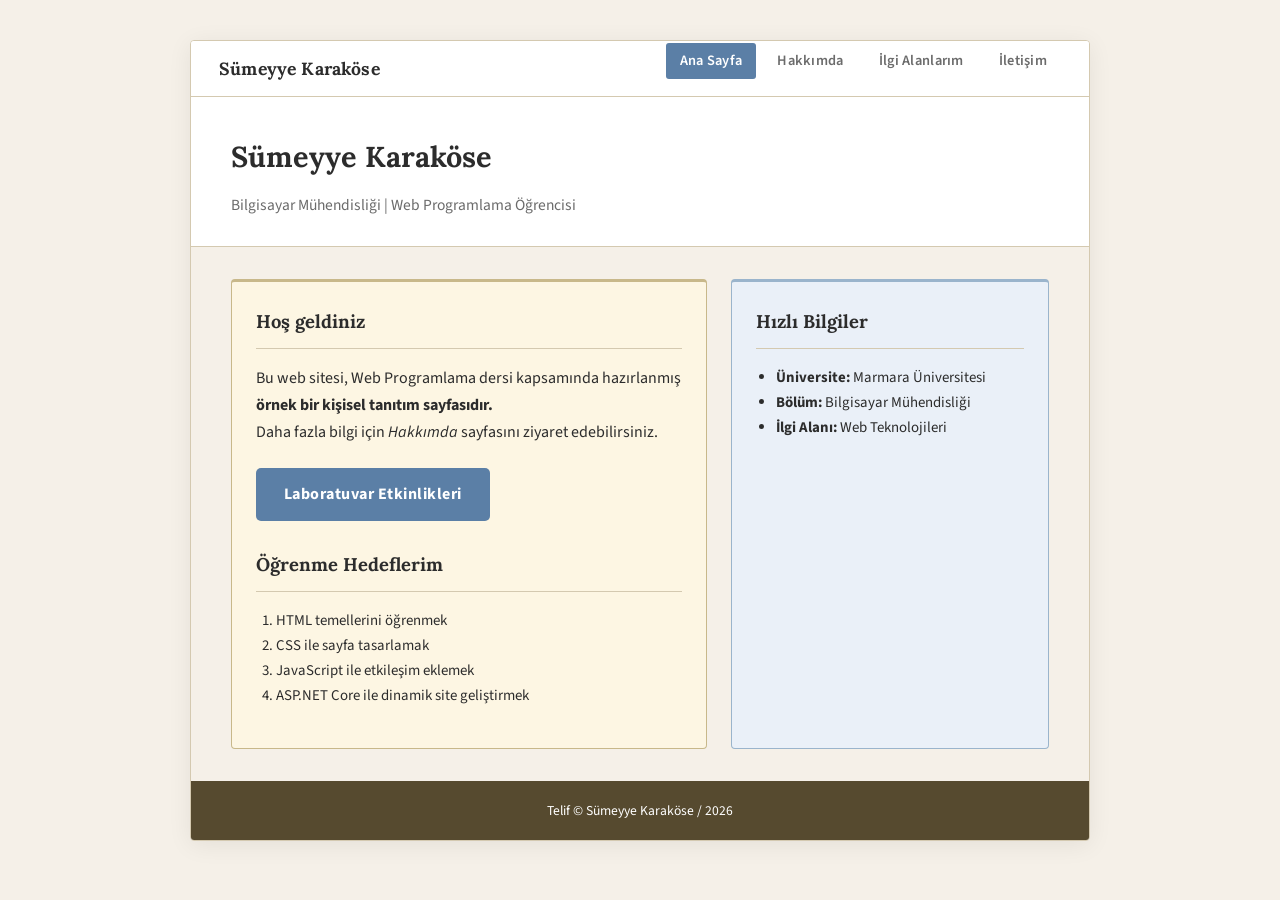
<file: index.html>
<!DOCTYPE html>
<html lang="tr">
<head>
  <meta charset="UTF-8">
  <meta name="viewport" content="width=device-width, initial-scale=1.0">
  <title>Sümeyye Karaköse | Ana Sayfa</title>
  <link rel="stylesheet" href="style.css">
  <style>
    .btn-lab {
      display: inline-block;
      margin-top: 22px;
      padding: 11px 26px;
      background-color: var(--accent);
      color: var(--white) !important;
      font-family: 'Source Sans 3', sans-serif;
      font-size: 1rem;
      font-weight: 700;
      letter-spacing: 0.03em;
      text-decoration: none;
      border-radius: 5px;
      border: 2px solid transparent;
      transition: background-color 0.25s, border-color 0.25s, transform 0.1s;
      cursor: pointer;
    }
    .btn-lab:hover {
      background-color: var(--accent-dk);
      color: var(--white) !important;
      border-color: var(--accent);
      text-decoration: none;
    }
    .btn-lab:active { transform: scale(0.97); }
  </style>
</head>
<body>
<div class="wrapper">

  <nav>
    <span class="nav-brand">Sümeyye Karaköse</span>
    <ul>
      <li><a href="index.html" class="active">Ana Sayfa</a></li>
      <li><a href="about.html">Hakkımda</a></li>
      <li><a href="interests.html">İlgi Alanlarım</a></li>
      <li><a href="contact.html">İletişim</a></li>
    </ul>
  </nav>

  <header>
    <h1>Sümeyye Karaköse</h1>
    <p>Bilgisayar Mühendisliği | Web Programlama Öğrencisi</p>
  </header>

  <main>
    <div class="content">

      <h2>Hoş geldiniz</h2>
      <p>
        Bu web sitesi, Web Programlama dersi kapsamında hazırlanmış
        <strong>örnek bir kişisel tanıtım sayfasıdır.</strong><br>
        Daha fazla bilgi için <i>Hakkımda</i> sayfasını ziyaret edebilirsiniz.
      </p>

      <a href="lab.html" class="btn-lab">Laboratuvar Etkinlikleri</a>

      <h2 style="margin-top: 28px;">Öğrenme Hedeflerim</h2>
      <ol>
        <li>HTML temellerini öğrenmek</li>
        <li>CSS ile sayfa tasarlamak</li>
        <li>JavaScript ile etkileşim eklemek</li>
        <li>ASP.NET Core ile dinamik site geliştirmek</li>
      </ol>

    </div>

    <div class="sidebar">
      <h2>Hızlı Bilgiler</h2>
      <ul>
        <li><strong>Üniversite:</strong> Marmara Üniversitesi</li>
        <li><strong>Bölüm:</strong> Bilgisayar Mühendisliği</li>
        <li><strong>İlgi Alanı:</strong> Web Teknolojileri</li>
      </ul>
    </div>
  </main>

  <footer>
    Telif &copy; Sümeyye Karaköse / 2026
  </footer>

</div>
</body>
</html>
</file>
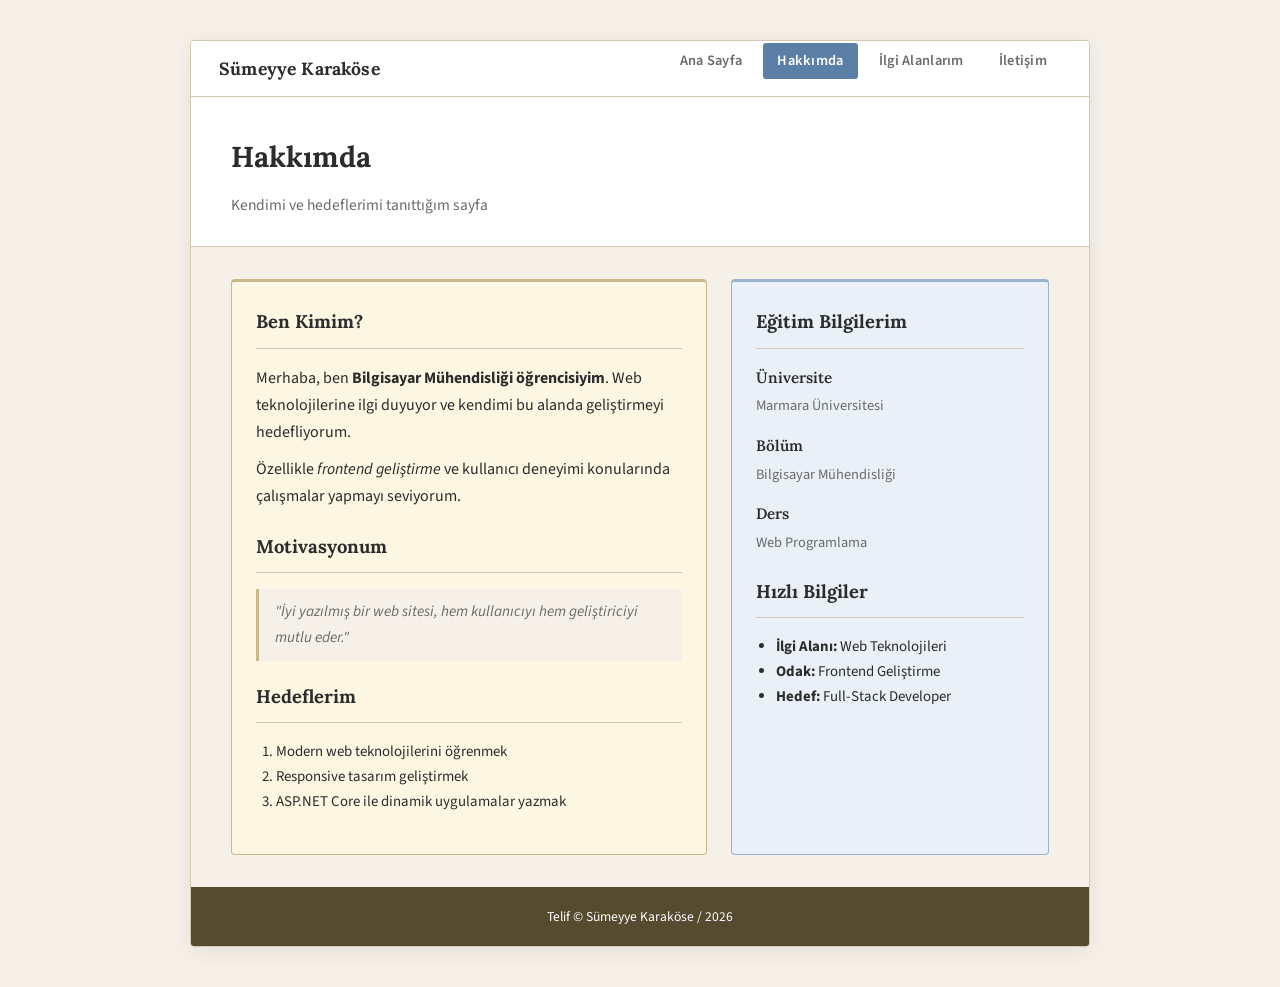
<file: about.html>
<!DOCTYPE html>
<html lang="tr">
<head>
  <meta charset="UTF-8">
  <meta name="viewport" content="width=device-width, initial-scale=1.0">
  <title>Sümeyye Karaköse | Hakkımda</title>
  <link rel="stylesheet" href="style.css">
</head>
<body>
<div class="wrapper">

  <nav>
    <span class="nav-brand">Sümeyye Karaköse</span>
    <ul>
      <li><a href="index.html">Ana Sayfa</a></li>
      <li><a href="about.html" class="active">Hakkımda</a></li>
      <li><a href="interests.html">İlgi Alanlarım</a></li>
      <li><a href="contact.html">İletişim</a></li>
    </ul>
  </nav>

  <header>
    <h1>Hakkımda</h1>
    <p>Kendimi ve hedeflerimi tanıttığım sayfa</p>
  </header>

  <main>
    <div class="content">

      <h2>Ben Kimim?</h2>
      <p>Merhaba, ben <strong>Bilgisayar Mühendisliği öğrencisiyim</strong>. Web teknolojilerine ilgi duyuyor ve kendimi bu alanda geliştirmeyi hedefliyorum.</p>
      <p style="margin-top: 10px;">Özellikle <em>frontend geliştirme</em> ve kullanıcı deneyimi konularında çalışmalar yapmayı seviyorum.</p>

      <h2 style="margin-top: 20px;">Motivasyonum</h2>
      <blockquote style="
        border-left: 3px solid var(--left-border);
        margin: 12px 0;
        padding: 10px 16px;
        background: var(--cream);
        border-radius: 0 4px 4px 0;
        color: var(--muted);
        font-style: italic;
        font-size: 0.95rem;
      ">
        "İyi yazılmış bir web sitesi, hem kullanıcıyı hem geliştiriciyi mutlu eder."
      </blockquote>

      <h2 style="margin-top: 20px;">Hedeflerim</h2>
      <ol>
        <li>Modern web teknolojilerini öğrenmek</li>
        <li>Responsive tasarım geliştirmek</li>
        <li>ASP.NET Core ile dinamik uygulamalar yazmak</li>
      </ol>

    </div>

    <div class="sidebar">

      <h2>Eğitim Bilgilerim</h2>
      <h3>Üniversite</h3>
      <p>Marmara Üniversitesi</p>
      <h3>Bölüm</h3>
      <p>Bilgisayar Mühendisliği</p>
      <h3>Ders</h3>
      <p>Web Programlama</p>

      <h2 style="margin-top: 20px;">Hızlı Bilgiler</h2>
      <ul>
        <li><strong>İlgi Alanı:</strong> Web Teknolojileri</li>
        <li><strong>Odak:</strong> Frontend Geliştirme</li>
        <li><strong>Hedef:</strong> Full-Stack Developer</li>
      </ul>

    </div>
  </main>

  <footer>
    Telif &copy; Sümeyye Karaköse / 2026</span>
  </footer>

</div>
</body>
</html>
</file>
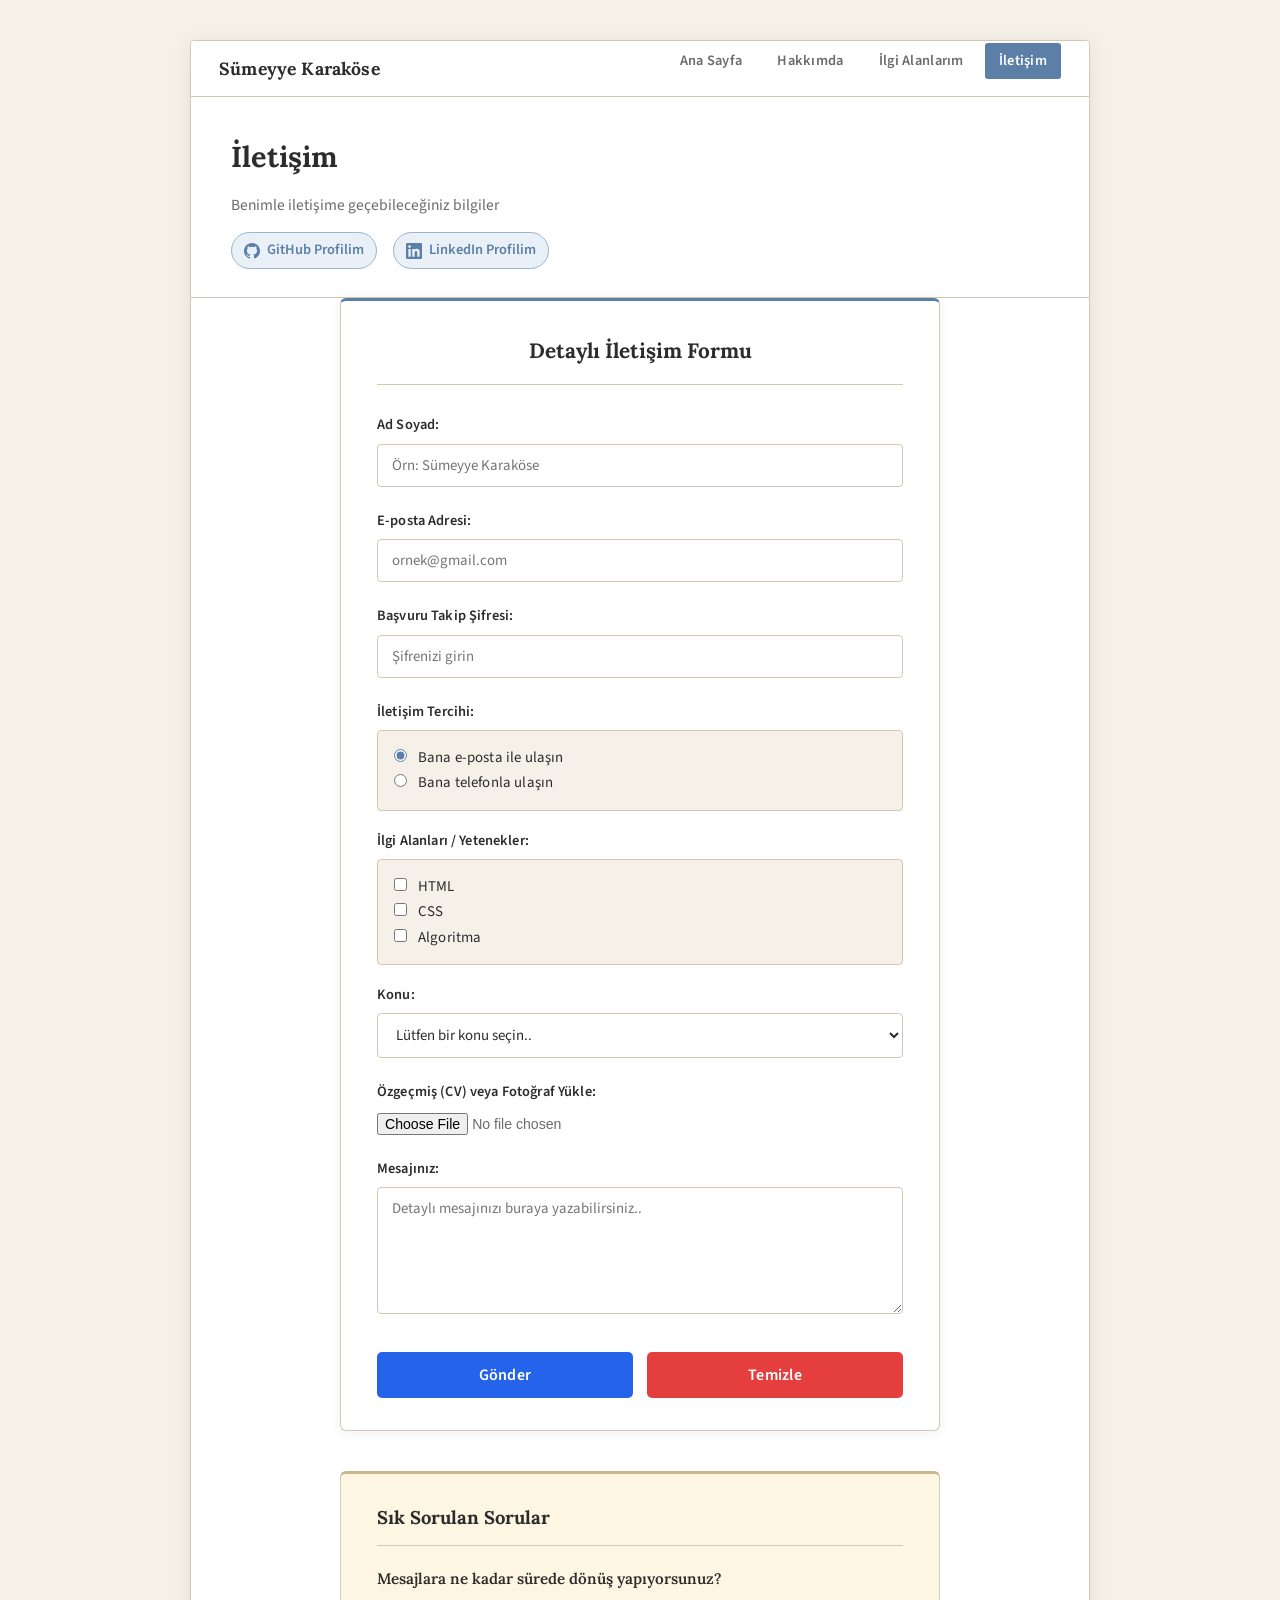
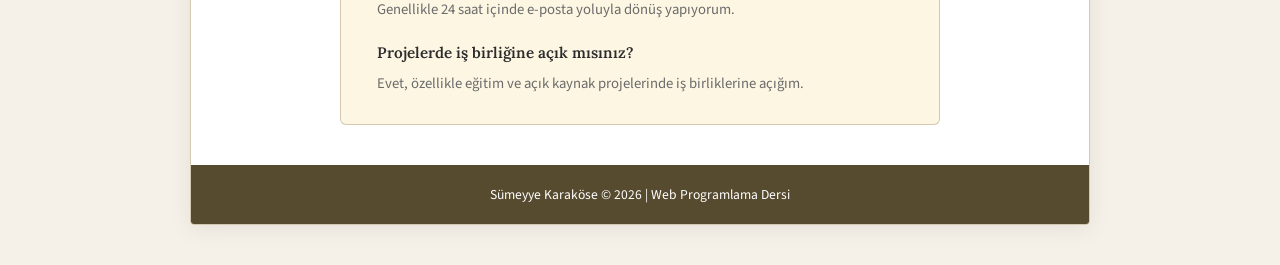
<file: contact.html>
<!DOCTYPE html>
<html lang="tr">
<head>
    <meta charset="UTF-8">
    <title>İletişim</title>
    <link rel="stylesheet" href="style.css">
</head>
<body>

<div class="wrapper">

    <nav>
        <span class="nav-brand">Sümeyye Karaköse</span>
        <ul>
            <li><a href="index.html">Ana Sayfa</a></li>
            <li><a href="about.html">Hakkımda</a></li>
            <li><a href="interests.html">İlgi Alanlarım</a></li>
            <li><a href="contact.html" class="active">İletişim</a></li>
        </ul>
    </nav>

    <header>
        <h1>İletişim</h1>
        <p>Benimle iletişime geçebileceğiniz bilgiler</p>
        <div class="header-links">
            <a href="https://github.com/sumeyyekarakosee" target="_blank" class="header-profile-link">
                <svg xmlns="http://www.w3.org/2000/svg" width="16" height="16" viewBox="0 0 24 24" fill="currentColor"><path d="M12 0C5.374 0 0 5.373 0 12c0 5.302 3.438 9.8 8.207 11.387.599.111.793-.261.793-.577v-2.234c-3.338.726-4.033-1.416-4.033-1.416-.546-1.387-1.333-1.756-1.333-1.756-1.089-.745.083-.729.083-.729 1.205.084 1.839 1.237 1.839 1.237 1.07 1.834 2.807 1.304 3.492.997.107-.775.418-1.305.762-1.604-2.665-.305-5.467-1.334-5.467-5.931 0-1.311.469-2.381 1.236-3.221-.124-.303-.535-1.524.117-3.176 0 0 1.008-.322 3.301 1.23A11.509 11.509 0 0 1 12 5.803c1.02.005 2.047.138 3.006.404 2.291-1.552 3.297-1.23 3.297-1.23.653 1.653.242 2.874.118 3.176.77.84 1.235 1.911 1.235 3.221 0 4.609-2.807 5.624-5.479 5.921.43.372.823 1.102.823 2.222v3.293c0 .319.192.694.801.576C20.566 21.797 24 17.3 24 12c0-6.627-5.373-12-12-12z"/></svg>
                GitHub Profilim
            </a>
            <a href="https://www.linkedin.com/in/s%C3%BCmeyye-karak%C3%B6se-54013b3aa/" target="_blank" class="header-profile-link">
                <svg xmlns="http://www.w3.org/2000/svg" width="16" height="16" viewBox="0 0 24 24" fill="currentColor"><path d="M20.447 20.452h-3.554v-5.569c0-1.328-.027-3.037-1.852-3.037-1.853 0-2.136 1.445-2.136 2.939v5.667H9.351V9h3.414v1.561h.046c.477-.9 1.637-1.85 3.37-1.85 3.601 0 4.267 2.37 4.267 5.455v6.286zM5.337 7.433a2.062 2.062 0 0 1-2.063-2.065 2.064 2.064 0 1 1 2.063 2.065zm1.782 13.019H3.555V9h3.564v11.452zM22.225 0H1.771C.792 0 0 .774 0 1.729v20.542C0 23.227.792 24 1.771 24h20.451C23.2 24 24 23.227 24 22.271V1.729C24 .774 23.2 0 22.222 0h.003z"/></svg>
                LinkedIn Profilim
            </a>
        </div>
    </header>

    <!-- Detaylı İletişim Formu -->
    <div class="contact-container">
        <h2>Detaylı İletişim Formu</h2>

        <form id="contactForm">
            <label for="adSoyad">Ad Soyad:</label>
            <input type="text" id="adSoyad" name="adSoyad" placeholder="Örn: Sümeyye Karaköse" required>

            <label for="eposta">E-posta Adresi:</label>
            <input type="email" id="eposta" name="eposta" placeholder="ornek@gmail.com" required>

            <label for="sifre">Başvuru Takip Şifresi:</label>
            <input type="password" id="sifre" name="sifre" placeholder="Şifrenizi girin">

            <label>İletişim Tercihi:</label>
            <div class="radio-group">
                <input type="radio" id="tercihEposta" name="iletisimTercihi" value="eposta" checked>
                <label for="tercihEposta" class="inline-label">Bana e-posta ile ulaşın</label><br>
                <input type="radio" id="tercihTelefon" name="iletisimTercihi" value="telefon">
                <label for="tercihTelefon" class="inline-label">Bana telefonla ulaşın</label>
            </div>

            <label>İlgi Alanları / Yetenekler:</label>
            <div class="checkbox-group">
                <input type="checkbox" id="yetenekHtml" name="yetenekler" value="HTML">
                <label for="yetenekHtml" class="inline-label">HTML</label><br>
                <input type="checkbox" id="yetenekCss" name="yetenekler" value="CSS">
                <label for="yetenekCss" class="inline-label">CSS</label><br>
                <input type="checkbox" id="yetenekAlgoritma" name="yetenekler" value="Algoritma">
                <label for="yetenekAlgoritma" class="inline-label">Algoritma</label>
            </div>

            <label for="konu">Konu:</label>
            <select id="konu" name="konu" required>
                <option value="" disabled selected>Lütfen bir konu seçin..</option>
                <option value="is_teklifi">İş Teklifi</option>
                <option value="soru">Soru</option>
                <option value="geri_bildirim">Geri Bildirim</option>
            </select>

            <label for="dosya">Özgeçmiş (CV) veya Fotoğraf Yükle:</label>
            <input type="file" id="dosya" name="dosya">

            <label for="mesaj">Mesajınız:</label>
            <textarea id="mesaj" name="mesaj" rows="5" placeholder="Detaylı mesajınızı buraya yazabilirsiniz.." required></textarea>

            <div id="successMsg" class="success-msg" style="display:none;">
                Mesajınız başarıyla gönderildi! En kısa sürede dönüş yapacağım.
            </div>

            <div class="button-group">
                <button type="submit" class="btn-submit">Gönder</button>
                <button type="reset" class="btn-reset">Temizle</button>
            </div>
        </form>
    </div>

    <!-- Sık Sorulan Sorular -->
    <div class="faq-container">
        <h2>Sık Sorulan Sorular</h2>
        <div class="faq-item">
            <h3>Mesajlara ne kadar sürede dönüş yapıyorsunuz?</h3>
            <p>Genellikle 24 saat içinde e-posta yoluyla dönüş yapıyorum.</p>
        </div>
        <div class="faq-item">
            <h3>Projelerde iş birliğine açık mısınız?</h3>
            <p>Evet, özellikle eğitim ve açık kaynak projelerinde iş birliklerine açığım.</p>
        </div>
    </div>

    <footer>
        Sümeyye Karaköse &copy; 2026 | Web Programlama Dersi
    </footer>

</div>

<script>
    document.getElementById('contactForm').addEventListener('submit', function(e) {
        e.preventDefault();

        const adSoyad = document.getElementById('adSoyad').value.trim();
        const eposta  = document.getElementById('eposta').value.trim();
        const konu    = document.getElementById('konu').value;
        const mesaj   = document.getElementById('mesaj').value.trim();
        const tercih  = document.querySelector('input[name="iletisimTercihi"]:checked').value;

        const konuMetin = {
            is_teklifi: 'İş Teklifi',
            soru: 'Soru',
            geri_bildirim: 'Geri Bildirim'
        }[konu] || konu;

        if (tercih === 'eposta') {
            const mailtoLink = 'mailto:sumeyyekarakose252@gmail.com'
                + '?subject=' + encodeURIComponent('[İletişim Formu] ' + konuMetin + ' - ' + adSoyad)
                + '&body='    + encodeURIComponent(
                    'Gönderen: ' + adSoyad + '\n'
                  + 'E-posta: '  + eposta  + '\n'
                  + 'Konu: '     + konuMetin + '\n\n'
                  + 'Mesaj:\n'   + mesaj
                );
            window.location.href = mailtoLink;
        }

        const successMsg = document.getElementById('successMsg');
        successMsg.style.display = 'block';
        successMsg.scrollIntoView({ behavior: 'smooth', block: 'center' });

        setTimeout(function() {
            document.getElementById('contactForm').reset();
            successMsg.style.display = 'none';
        }, 4000);
    });
</script>

</body>
</html>
</file>
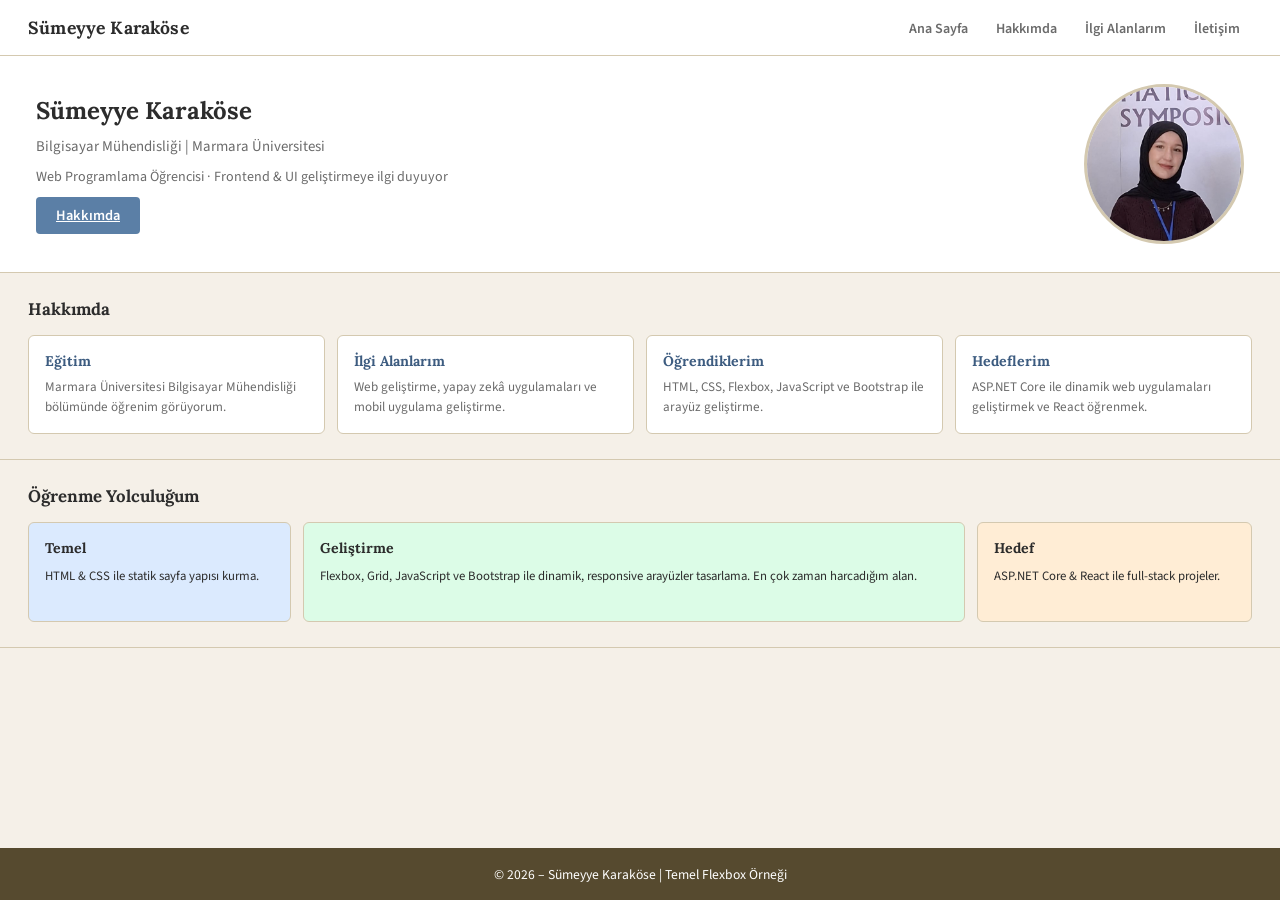
<file: flexbox.html>
<!DOCTYPE html>
<html lang="tr">
<head>
  <meta charset="UTF-8" />
  <meta name="viewport" content="width=device-width, initial-scale=1.0" />
  <title>Flexbox Ödevi – 27Mar26</title>
  <link rel="preconnect" href="https://fonts.googleapis.com" />
  <link rel="preconnect" href="https://fonts.gstatic.com" crossorigin />
  <link href="https://fonts.googleapis.com/css2?family=Lora:wght@400;600;700&family=Source+Sans+3:wght@300;400;600&display=swap" rel="stylesheet" />
  <style>
    *, *::before, *::after { box-sizing: border-box; margin: 0; padding: 0; }

    :root {
      --cream:        #f5f0e8;
      --white:        #ffffff;
      --sand:         #e8dfc8;
      --accent:       #5b7fa6;
      --accent-dk:    #3d5c80;
      --text:         #2c2c2c;
      --muted:        #6b6b6b;
      --border:       #d4c9b0;
      --footer-bg:    #564a2f;
      --box1-bg:      #dbeafe;
      --box2-bg:      #dcfce7;
      --box3-bg:      #ffedd5;
    }

    .wrapper {
      display: flex;
      flex-direction: column;
      min-height: 100vh;
      font-family: 'Source Sans 3', sans-serif;
      color: var(--text);
      background: var(--cream);
    }

    nav {
      display: flex;
      justify-content: space-between;
      align-items: center;
      height: 56px;
      width: 100%;
      padding: 0 28px;
      background: var(--white);
      border-bottom: 1px solid var(--border);
      flex-shrink: 0;
    }

    .nav-brand {
      font-family: 'Lora', serif;
      font-size: 1.1rem;
      font-weight: 700;
      letter-spacing: 0.01em;
    }

    nav ul { list-style: none; display: flex; gap: 4px; }
    nav a {
      text-decoration: none;
      color: var(--muted);
      font-size: 0.88rem;
      font-weight: 600;
      padding: 5px 12px;
      border-radius: 3px;
      transition: color .2s, background .2s;
    }
    nav a:hover { color: var(--accent); background: #eaf0f8; }

    /* ── HERO ── */
    .hero {
      display: flex;
      flex-direction: row;
      justify-content: space-between;
      align-items: center;
      padding: 28px 36px;
      background: var(--white);
      border-bottom: 1px solid var(--border);
      gap: 32px;
      flex-shrink: 0;
    }

    .hero-text {
      display: flex;
      flex-direction: column;
      justify-content: center;
      gap: 10px;
      flex: 1;
    }

    .hero-text h1 {
      font-family: 'Lora', serif;
      font-size: 1.5rem;
      font-weight: 700;
    }

    .hero-text p { font-size: 0.93rem; color: var(--muted); }

    .hero-btn {
      display: inline-block;
      background: var(--accent);
      color: var(--white);
      border: none;
      padding: 8px 20px;
      border-radius: 4px;
      font-size: 0.9rem;
      font-weight: 600;
      cursor: pointer;
      align-self: flex-start;
      transition: background .2s;
    }
    .hero-btn:hover { background: var(--accent-dk); }

    /* Fotoğraf küçültüldü */
    .hero-image {
      width: 160px;
      height: 160px;
      border-radius: 50%;
      border: 3px solid var(--border);
      object-fit: cover;
      flex-shrink: 0;
    }

    /* ── SECTIONS ── */
    .section {
      padding: 25px 28px;
      background: var(--cream);
      border-bottom: 1px solid var(--border);
      flex-shrink: 0;
    }

    .section-header {
      display: flex;
      justify-content: space-between;
      align-items: center;
      margin-bottom: 15px;
    }

    .section-title {
      font-family: 'Lora', serif;
      font-size: 1.05rem;
      font-weight: 700;
    }

    /* ── KARTLAR ── */
    .cards {
      display: flex;
      flex-wrap: wrap;
      gap: 12px;
    }

    .card {
      flex: 1 1 180px;
      background: var(--white);
      border: 1px solid var(--border);
      border-radius: 6px;
      padding: 16px;
      display: flex;
      flex-direction: column;
      gap: 8px;
    }

    .card h3 {
      font-family: 'Lora', serif;
      font-size: 0.88rem;
      font-weight: 700;
      color: var(--accent-dk);
    }
    .card p { font-size: 0.82rem; color: var(--muted); line-height: 1.5; }

    /* ── FLEX GROW KUTULAR ── */
    .flex-grow-boxes {
      display: flex;
      gap: 12px;
      align-items: stretch;
      min-height: 100px;
    }

    .fbox {
      display: flex;
      flex-direction: column;
      gap: 6px;
      padding: 16px;
      border-radius: 6px;
      border: 1px solid var(--border);
    }

    .fbox h4 {
      font-family: 'Lora', serif;
      font-size: 0.88rem;
      font-weight: 700;
    }
    .fbox span { font-size: 0.8rem; color: var(--muted); }
    .fbox p   { font-size: 0.8rem; color: var(--text); margin-top: 4px; line-height: 1.5; }

    .grow-1 { flex-grow: 1; background: var(--box1-bg); }
    .grow-2 { flex-grow: 2; background: var(--box2-bg); }
    .grow-3 { flex-grow: 1; background: var(--box3-bg); }

    /* ── FOOTER ── */
    footer {
      display: flex;
      justify-content: center;
      align-items: center;
      height: 52px;
      background: var(--footer-bg);
      color: #ffffff;
      font-size: 0.85rem;
      flex-shrink: 0;
      margin-top: auto;
    }
  </style>
</head>
<body>

<div class="wrapper">

  <nav>
    <span class="nav-brand">Sümeyye Karaköse</span>
    <ul>
      <li><a href="index.html">Ana Sayfa</a></li>
      <li><a href="about.html">Hakkımda</a></li>
      <li><a href="interests.html">İlgi Alanlarım</a></li>
      <li><a href="contact.html">İletişim</a></li>
    </ul>
  </nav>

  <div class="hero">
    <div class="hero-text">
      <h1>Sümeyye Karaköse</h1>
      <p>Bilgisayar Mühendisliği | Marmara Üniversitesi</p>
      <p style="font-size:0.88rem; color: var(--muted);">Web Programlama Öğrencisi · Frontend & UI geliştirmeye ilgi duyuyor</p>
      <a href="about.html" class="hero-btn">Hakkımda</a>
    </div>
    <img src="WhatsApp Image 2026-03-16 at 21.40.04.jpeg" alt="Sümeyye Karaköse" class="hero-image" />
  </div>

  <!-- KARTLAR -->
  <div class="section">
    <div class="section-header">
      <span class="section-title">Hakkımda</span>
    </div>
    <div class="cards">
      <div class="card">
        <h3>Eğitim</h3>
        <p>Marmara Üniversitesi Bilgisayar Mühendisliği bölümünde öğrenim görüyorum.</p>
      </div>
      <div class="card">
        <h3>İlgi Alanlarım</h3>
        <p>Web geliştirme, yapay zekâ uygulamaları ve mobil uygulama geliştirme.</p>
      </div>
      <div class="card">
        <h3>Öğrendiklerim</h3>
        <p>HTML, CSS, Flexbox, JavaScript ve Bootstrap ile arayüz geliştirme.</p>
      </div>
      <div class="card">
        <h3>Hedeflerim</h3>
        <p>ASP.NET Core ile dinamik web uygulamaları geliştirmek ve React öğrenmek.</p>
      </div>
    </div>
  </div>

  <!-- FLEX GROW KUTULAR -->
  <div class="section">
    <div class="section-header">
      <span class="section-title">Öğrenme Yolculuğum</span>
    </div>
    <div class="flex-grow-boxes">
      <div class="fbox grow-1">
        <h4>Temel</h4>
        <p>HTML & CSS ile statik sayfa yapısı kurma.</p>
      </div>
      <div class="fbox grow-2">
        <h4>Geliştirme</h4>
        <p>Flexbox, Grid, JavaScript ve Bootstrap ile dinamik, responsive arayüzler tasarlama. En çok zaman harcadığım alan.</p>
      </div>
      <div class="fbox grow-3">
        <h4>Hedef</h4>
        <p>ASP.NET Core & React ile full-stack projeler.</p>
      </div>
    </div>
  </div>

  <footer>© 2026 – Sümeyye Karaköse | Temel Flexbox Örneği</footer>

</div>
</body>
</html>
</file>
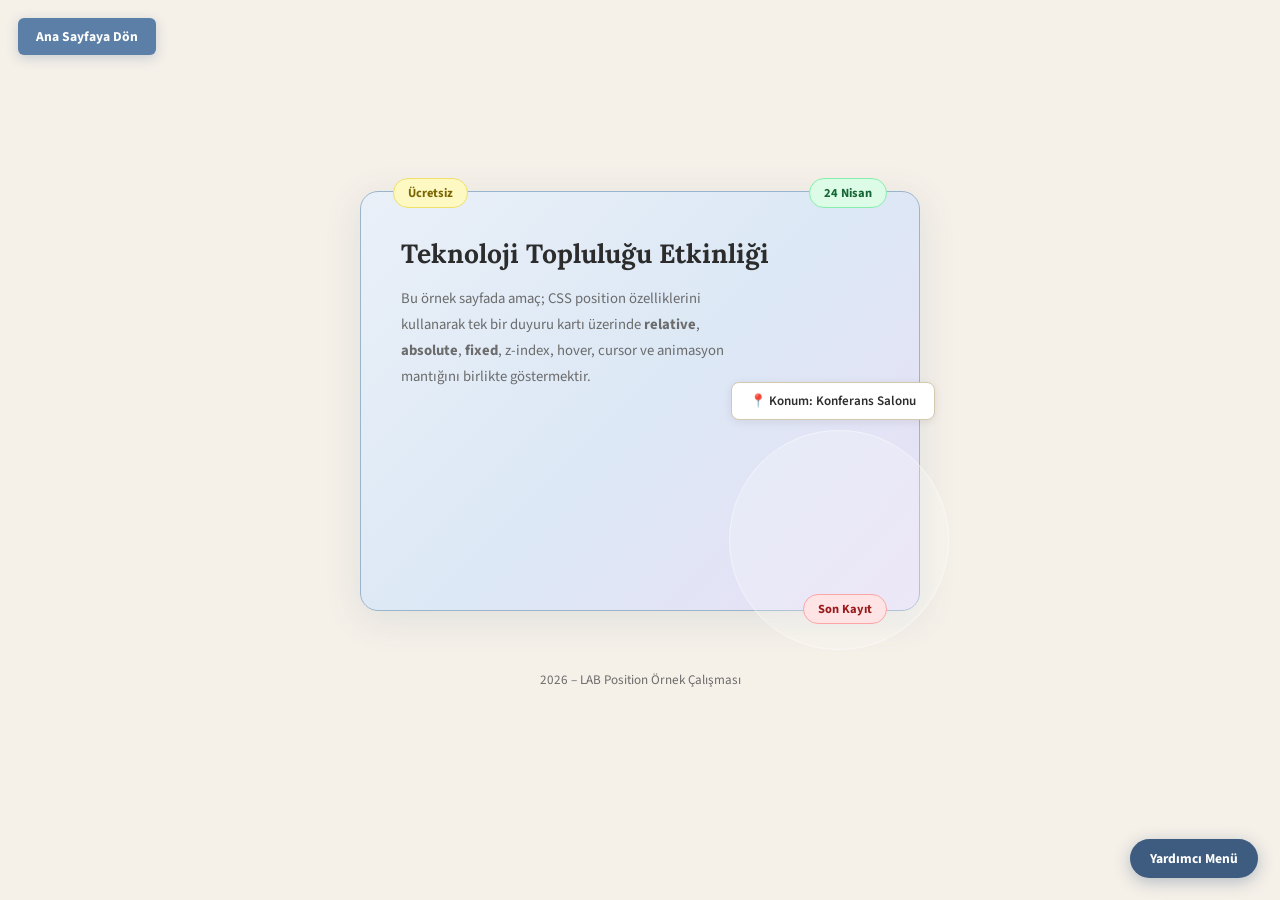
<file: hafta5.html>
<!DOCTYPE html>
<html lang="tr">
<head>
  <meta charset="UTF-8" />
  <meta name="viewport" content="width=device-width, initial-scale=1.0" />
  <title>Hafta 5 – CSS Position | Sümeyye Karaköse</title>
  <link rel="preconnect" href="https://fonts.googleapis.com" />
  <link rel="preconnect" href="https://fonts.gstatic.com" crossorigin />
  <link href="https://fonts.googleapis.com/css2?family=Lora:wght@400;600;700&family=Source+Sans+3:wght@300;400;600&display=swap" rel="stylesheet" />
  <style>
    *, *::before, *::after { box-sizing: border-box; margin: 0; padding: 0; }

    :root {
      --cream:      #f5f0e8;
      --white:      #ffffff;
      --accent:     #5b7fa6;
      --accent-dk:  #3d5c80;
      --text:       #2c2c2c;
      --muted:      #6b6b6b;
      --border:     #d4c9b0;
      --left-bg:    #fdf6e3;
      --right-bg:   #eaf0f8;
      --left-border:#c8b88a;
      --right-border:#9ab4cc;
      --footer-bg:  #2c2c2c;
    }

    /* ── PAGE ── */
    html { scroll-behavior: smooth; }

    body {
      font-family: 'Source Sans 3', sans-serif;
      background: var(--cream);
      color: var(--text);
      min-height: 100vh;
      display: flex;
      flex-direction: column;
      align-items: center;
      justify-content: center;
      padding: 60px 20px 80px;
    }

    /* ── FIXED: Ana Sayfaya Dön (sol üst) ── */
    .btn-fixed-back {
      position: fixed;        /* position: fixed */
      top: 18px;
      left: 18px;
      z-index: 1000;
      background: var(--accent);
      color: var(--white);
      font-family: 'Source Sans 3', sans-serif;
      font-size: 0.85rem;
      font-weight: 700;
      padding: 9px 18px;
      border-radius: 6px;
      text-decoration: none;
      box-shadow: 0 3px 12px rgba(91,127,166,0.30);
      transition: background 0.25s, transform 0.15s;
      cursor: pointer;        /* hover: cursor değişiyor (1) */
    }
    .btn-fixed-back:hover {
      background: var(--accent-dk);
      transform: translateY(-2px);
    }
    .btn-fixed-back:active { transform: scale(0.96); }

    /* ── FIXED: Yardımcı Menü (sağ alt) ── */
    .btn-fixed-helper {
      position: fixed;        /* position: fixed */
      bottom: 22px;
      right: 22px;
      z-index: 1000;
      background: var(--accent-dk);
      color: var(--white);
      font-family: 'Source Sans 3', sans-serif;
      font-size: 0.85rem;
      font-weight: 700;
      padding: 10px 20px;
      border-radius: 24px;
      box-shadow: 0 4px 16px rgba(61,92,128,0.35);
      cursor: help;           /* hover: cursor değişiyor (2) */
      transition: background 0.25s, box-shadow 0.25s, transform 0.15s;
      /* @keyframes animasyon */
      animation: pulse 2.8s ease-in-out infinite;
    }
    .btn-fixed-helper:hover {
      background: var(--accent);
      box-shadow: 0 6px 20px rgba(91,127,166,0.45);
      transform: scale(1.05);
      animation-play-state: paused;
    }

    @keyframes pulse {
      0%, 100% { box-shadow: 0 4px 16px rgba(61,92,128,0.35); }
      50%       { box-shadow: 0 4px 28px rgba(61,92,128,0.65); }
    }

    /* ── KART ALANI (position: relative) ── */
    .card-wrapper {
      position: relative;     /* position: relative – kapsayıcı */
      width: 100%;
      max-width: 560px;
      min-height: 420px;
      background: linear-gradient(135deg, var(--right-bg) 0%, #dce8f5 50%, #e8e0f5 100%);
      border: 1px solid var(--right-border);
      border-radius: 18px;
      padding: 44px 40px 52px;
      box-shadow: 0 8px 36px rgba(91,127,166,0.14);
      overflow: visible;
    }

    /* Dekoratif daire (z-index örneği) */
    .deco-circle {
      position: absolute;     /* position: absolute (dekor) */
      bottom: -40px;
      right: -30px;
      width: 220px;
      height: 220px;
      border-radius: 50%;
      background: rgba(255,255,255,0.22);
      border: 1px solid rgba(255,255,255,0.4);
      z-index: 0;             /* z-index: arka planda */
      pointer-events: none;
    }

    /* İçerik z-index'i daire önünde */
    .card-content {
      position: relative;
      z-index: 1;             /* z-index: içerik önde */
    }

    .card-content h1 {
      font-family: 'Lora', serif;
      font-size: 1.65rem;
      font-weight: 700;
      color: var(--text);
      margin-bottom: 16px;
      line-height: 1.3;
    }

    .card-content p {
      font-size: 0.92rem;
      color: var(--muted);
      line-height: 1.75;
      max-width: 340px;
    }

    /* ── ABSOLUTE ROZETLER ── */

    /* Rozet 1: sol üst – Ücretsiz */
    .badge-free {
      position: absolute;     /* position: absolute (1) */
      top: -14px;
      left: 32px;
      z-index: 2;
      background: #fef9c3;
      border: 1px solid #f0e06a;
      color: #7a6500;
      font-size: 0.78rem;
      font-weight: 700;
      padding: 5px 14px;
      border-radius: 20px;
      cursor: default;        /* hover: cursor değişiyor (3) */
      transition: transform 0.2s, box-shadow 0.2s;
    }
    .badge-free:hover {
      transform: translateY(-3px);
      box-shadow: 0 4px 12px rgba(0,0,0,0.10);
    }

    /* Rozet 2: sağ üst – Tarih */
    .badge-date {
      position: absolute;     /* position: absolute (2) */
      top: -14px;
      right: 32px;
      z-index: 2;
      background: #dcfce7;
      border: 1px solid #86efac;
      color: #166534;
      font-size: 0.78rem;
      font-weight: 700;
      padding: 5px 14px;
      border-radius: 20px;
      cursor: default;
      transition: transform 0.2s, box-shadow 0.2s;
    }
    .badge-date:hover {
      transform: translateY(-3px);
      box-shadow: 0 4px 12px rgba(0,0,0,0.10);
    }

    /* Rozet 3: orta sağ – Konum */
    .badge-location {
      position: absolute;     /* position: absolute (3) */
      top: 50%;
      right: -16px;
      transform: translateY(-50%);
      z-index: 2;
      background: var(--white);
      border: 1px solid var(--border);
      color: var(--text);
      font-size: 0.82rem;
      font-weight: 600;
      padding: 9px 18px;
      border-radius: 8px;
      box-shadow: 0 2px 10px rgba(0,0,0,0.08);
      cursor: pointer;
      transition: background 0.2s, border-color 0.2s, transform 0.2s;
      white-space: nowrap;
    }
    .badge-location:hover {
      background: var(--right-bg);
      border-color: var(--right-border);
      transform: translateY(calc(-50% - 3px));
    }

    /* Rozet 4: sağ alt – Son Kayıt */
    .badge-deadline {
      position: absolute;     /* position: absolute (4) */
      bottom: -14px;
      right: 32px;
      z-index: 2;
      background: #ffe4e6;
      border: 1px solid #fca5a5;
      color: #991b1b;
      font-size: 0.78rem;
      font-weight: 700;
      padding: 5px 14px;
      border-radius: 20px;
      cursor: default;
      /* transition animasyonu */
      transition: transform 0.2s, box-shadow 0.2s;
      /* @keyframes blink animasyonu */
      animation: blink-border 2s ease-in-out infinite;
    }
    .badge-deadline:hover {
      transform: translateY(3px);
      box-shadow: 0 4px 12px rgba(0,0,0,0.12);
      animation-play-state: paused;
    }

    @keyframes blink-border {
      0%, 100% { border-color: #fca5a5; }
      50%       { border-color: #ef4444; box-shadow: 0 0 8px rgba(239,68,68,0.3); }
    }

    /* ── FOOTER ── */
    footer {
      margin-top: 60px;
      color: var(--muted);
      font-size: 0.82rem;
      text-align: center;
    }
  </style>
</head>
<body>

  <!-- FIXED: Ana Sayfaya Dön -->
  <a href="index.html" class="btn-fixed-back">Ana Sayfaya Dön</a>

  <!-- FIXED: Yardımcı Menü -->
  <span class="btn-fixed-helper">Yardımcı Menü</span>

  <!-- KART (position: relative kapsayıcı) -->
  <div class="card-wrapper">

    <!-- Dekoratif daire (z-index: 0, arkada) -->
    <div class="deco-circle"></div>

    <!-- Absolute rozetler -->
    <span class="badge-free">Ücretsiz</span>
    <span class="badge-date">24 Nisan</span>
    <div class="badge-location">📍 Konum: Konferans Salonu</div>
    <span class="badge-deadline">Son Kayıt</span>

    <!-- İçerik (z-index: 1, önde) -->
    <div class="card-content">
      <h1>Teknoloji Topluluğu Etkinliği</h1>
      <p>
        Bu örnek sayfada amaç; CSS position özelliklerini kullanarak
        tek bir duyuru kartı üzerinde <strong>relative</strong>,
        <strong>absolute</strong>, <strong>fixed</strong>, z-index,
        hover, cursor ve animasyon mantığını birlikte göstermektir.
      </p>
    </div>

  </div>

  <footer>2026 – LAB Position Örnek Çalışması</footer>

</body>
</html>
</file>
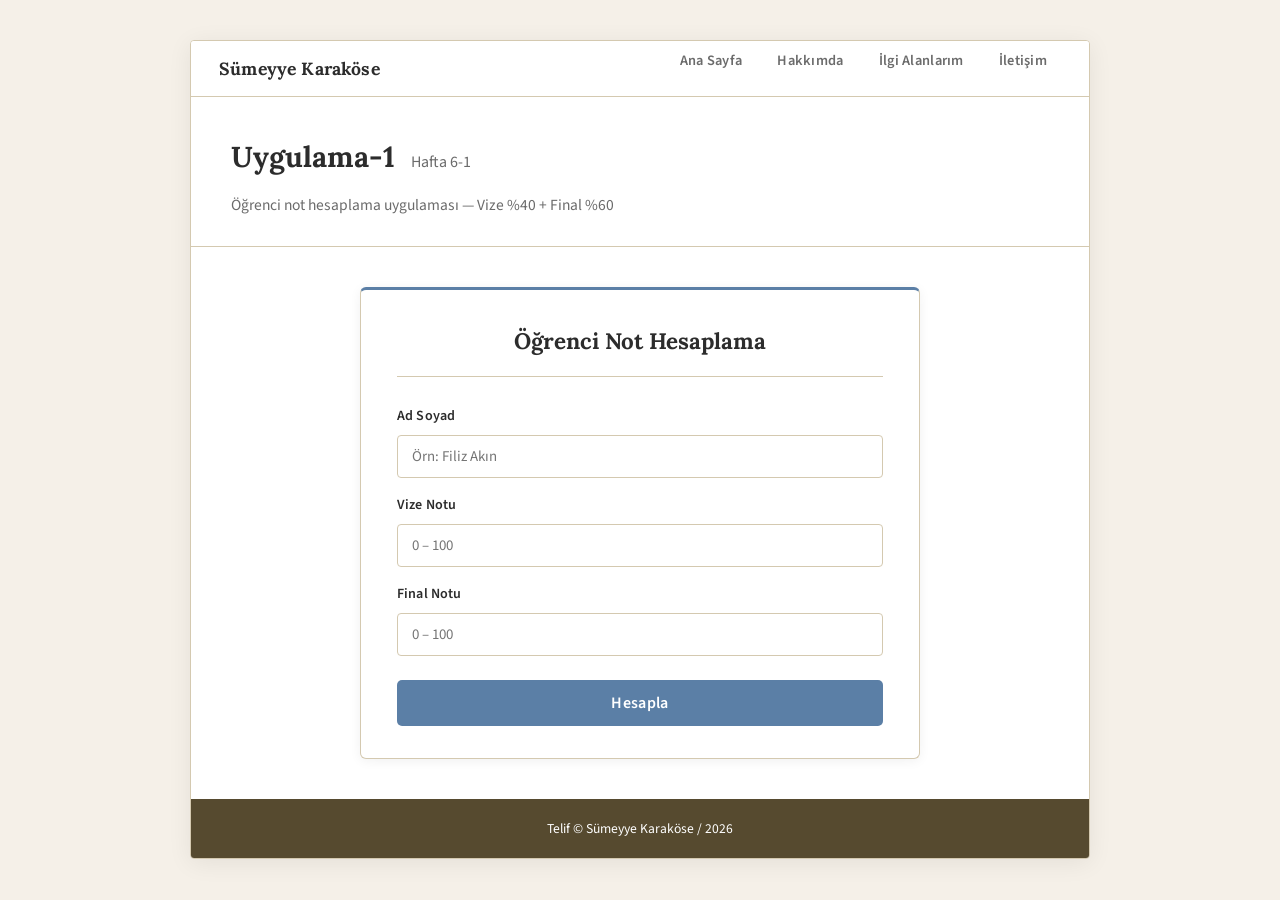
<file: hafta6-1.html>
<!DOCTYPE html>
<html lang="tr">
<head>
  <meta charset="UTF-8" />
  <meta name="viewport" content="width=device-width, initial-scale=1.0" />
  <title>Hafta 6-1 | Öğrenci Not Hesaplama</title>
  <link rel="preconnect" href="https://fonts.googleapis.com" />
  <link rel="preconnect" href="https://fonts.gstatic.com" crossorigin />
  <link href="https://fonts.googleapis.com/css2?family=Lora:wght@400;600;700&family=Source+Sans+3:wght@300;400;600&display=swap" rel="stylesheet" />
  <link rel="stylesheet" href="style.css" />
  <style>
    .calc-container {
      width: 560px;
      max-width: calc(100% - 80px);
      margin: 40px auto;
      padding: 32px 36px;
      border: 1px solid var(--border);
      border-top: 3px solid var(--accent);
      border-radius: 6px;
      background-color: var(--white);
      box-shadow: 0 2px 12px rgba(0,0,0,0.06);
    }

    .calc-container h2 {
      font-family: 'Lora', serif;
      font-size: 1.4rem;
      font-weight: 700;
      text-align: center;
      margin-bottom: 28px;
      color: var(--text);
      padding-bottom: 16px;
      border-bottom: 1px solid var(--border);
    }

    .calc-container label {
      display: block;
      font-weight: 600;
      font-size: 0.88rem;
      margin-bottom: 6px;
      margin-top: 16px;
      color: var(--text);
      letter-spacing: 0.01em;
    }

    .calc-container input[type="text"],
    .calc-container input[type="number"] {
      width: 100%;
      padding: 10px 14px;
      border: 1px solid var(--border);
      border-radius: 4px;
      background-color: var(--white);
      color: var(--text);
      font-family: 'Source Sans 3', sans-serif;
      font-size: 0.93rem;
      transition: border-color 0.2s, box-shadow 0.2s;
      box-sizing: border-box;
    }

    .calc-container input[type="text"]:focus,
    .calc-container input[type="number"]:focus {
      outline: none;
      border-color: var(--accent);
      box-shadow: 0 0 0 3px rgba(91, 127, 166, 0.15);
    }

    .field-error {
      font-size: 0.8rem;
      color: #dc2626;
      margin-top: 4px;
      min-height: 18px;
      font-weight: 600;
      display: none;
    }
    .field-error.visible { display: block; }

    .btn-hesapla {
      width: 100%;
      padding: 12px 20px;
      margin-top: 24px;
      border: none;
      border-radius: 5px;
      background-color: var(--accent);
      color: var(--white);
      font-family: 'Source Sans 3', sans-serif;
      font-size: 1rem;
      font-weight: 600;
      letter-spacing: 0.02em;
      cursor: pointer;
      transition: background-color 0.25s, transform 0.1s;
    }
    .btn-hesapla:hover  { background-color: var(--accent-dk); }
    .btn-hesapla:active { transform: scale(0.98); }

    .result-box {
      margin-top: 24px;
      padding: 20px 22px;
      background: var(--left-bg);
      border: 1px solid var(--left-border);
      border-top: 3px solid var(--left-border);
      border-radius: 6px;
      display: none;
      animation: fadeIn .35s ease;
    }
    .result-box.visible { display: block; }

    @keyframes fadeIn {
      from { opacity: 0; transform: translateY(6px); }
      to   { opacity: 1; transform: translateY(0);   }
    }

    .result-box .result-name {
      font-family: 'Lora', serif;
      font-size: 1.05rem;
      font-weight: 700;
      color: var(--text);
      margin-bottom: 12px;
      padding-bottom: 10px;
      border-bottom: 1px solid var(--border);
    }

    .result-box .result-line {
      font-size: 0.9rem;
      color: var(--muted);
      line-height: 1.9;
    }

    .result-box .result-line strong {
      color: var(--text);
      font-weight: 600;
    }

    .badge {
      display: inline-block;
      font-size: 0.8rem;
      font-weight: 700;
      padding: 2px 10px;
      border-radius: 20px;
      letter-spacing: 0.03em;
    }
    .badge.gecti { background: #d1fae5; color: #065f46; border: 1px solid #6ee7b7; }
    .badge.kaldi { background: #fee2e2; color: #991b1b; border: 1px solid #fca5a5; }
  </style>
</head>
<body>
<div class="wrapper">

  <nav>
    <span class="nav-brand">Sümeyye Karaköse</span>
    <ul>
      <li><a href="index.html">Ana Sayfa</a></li>
      <li><a href="about.html">Hakkımda</a></li>
      <li><a href="interests.html">İlgi Alanlarım</a></li>
      <li><a href="contact.html">İletişim</a></li>
    </ul>
  </nav>

  <header>
    <h1>Uygulama-1 &nbsp;<span style="font-size:1rem;font-weight:400;color:var(--muted);font-family:'Source Sans 3',sans-serif;">Hafta 6-1</span></h1>
    <p>Öğrenci not hesaplama uygulaması &mdash; Vize %40 + Final %60</p>
  </header>

  <div class="calc-container">
    <h2>Öğrenci Not Hesaplama</h2>

    <label for="adSoyad">Ad Soyad</label>
    <input type="text" id="adSoyad" placeholder="Örn: Filiz Akın" />
    <span class="field-error" id="err-ad">Ad Soyad alanı boş bırakılamaz.</span>

    <label for="vize">Vize Notu</label>
    <input type="number" id="vize" placeholder="0 – 100" min="0" max="100" />
    <span class="field-error" id="err-vize">Vize notu 0 ile 100 arasında olmalıdır.</span>

    <label for="final">Final Notu</label>
    <input type="number" id="final" placeholder="0 – 100" min="0" max="100" />
    <span class="field-error" id="err-final">Final notu 0 ile 100 arasında olmalıdır.</span>

    <button class="btn-hesapla" onclick="hesapla()">Hesapla</button>

    <div class="result-box" id="resultBox">
      <div class="result-name" id="resName"></div>
      <div class="result-line">
        Ortalama: <strong id="resOrt"></strong><br />
        Harf Notu: <strong id="resHarf"></strong><br />
        Durum: <span id="resDurum"></span>
      </div>
    </div>
  </div>

  <footer>
    Telif &copy; Sümeyye Karaköse / 2026
  </footer>

</div>

<script>
  function hesapla() {
    const ad    = document.getElementById('adSoyad').value.trim();
    const vize  = document.getElementById('vize').value;
    const final = document.getElementById('final').value;

    ['err-ad','err-vize','err-final'].forEach(id => {
      document.getElementById(id).classList.remove('visible');
    });
    document.getElementById('resultBox').classList.remove('visible');

    let hata = false;

    if (!ad) {
      document.getElementById('err-ad').classList.add('visible');
      hata = true;
    }

    const vizeN  = parseFloat(vize);
    const finalN = parseFloat(final);

    if (vize === '' || isNaN(vizeN) || vizeN < 0 || vizeN > 100) {
      document.getElementById('err-vize').classList.add('visible');
      hata = true;
    }

    if (final === '' || isNaN(finalN) || finalN < 0 || finalN > 100) {
      document.getElementById('err-final').classList.add('visible');
      hata = true;
    }

    if (hata) return;

    const ort = vizeN * 0.40 + finalN * 0.60;

    /* Harf notu – FF ise durum her zaman Kaldı */
    let harf;
    if      (ort >= 90) harf = 'AA';
    else if (ort >= 85) harf = 'BA';
    else if (ort >= 80) harf = 'BB';
    else if (ort >= 75) harf = 'CB';
    else if (ort >= 70) harf = 'CC';
    else if (ort >= 65) harf = 'DC';
    else if (ort >= 60) harf = 'DD';
    else if (ort >= 55) harf = 'FD';
    else                harf = 'FF';

    /* FF ise kaldı, aksi hâlde ortalama >= 50 kontrolü */
    const gecti = harf !== 'FF' && ort >= 50;

    document.getElementById('resName').textContent = ad;
    document.getElementById('resOrt').textContent  = ort.toFixed(2);
    document.getElementById('resHarf').textContent = harf;

    const durumEl = document.getElementById('resDurum');
    durumEl.innerHTML = gecti
      ? '<span class="badge gecti">Geçti</span>'
      : '<span class="badge kaldi">Kaldı</span>';

    document.getElementById('resultBox').classList.add('visible');
  }

  document.addEventListener('keydown', function(e) {
    if (e.key === 'Enter') hesapla();
  });
</script>
</body>
</html>
</file>
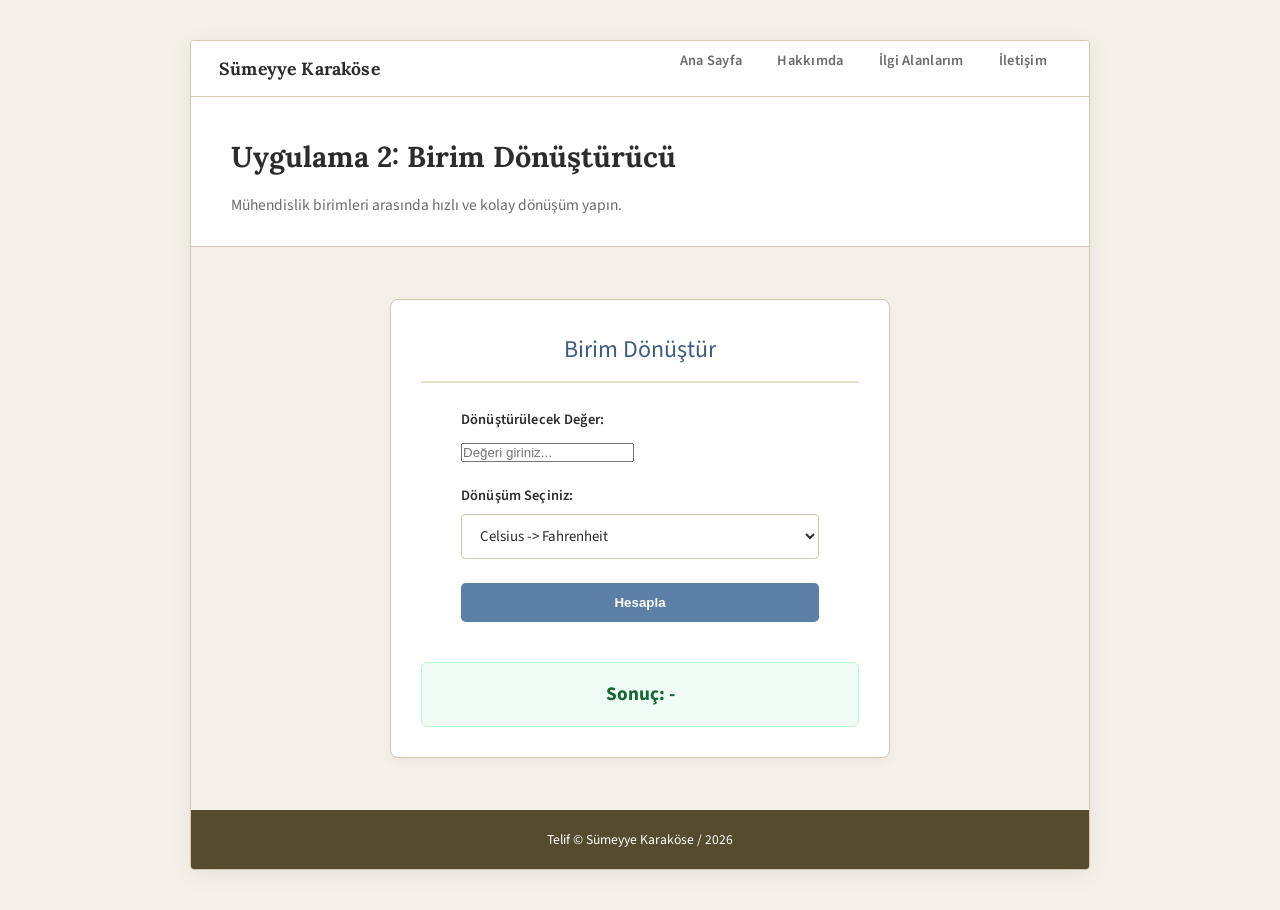
<file: hafta6-2.html>
<!DOCTYPE html>
<html lang="tr">
<head>
    <meta charset="UTF-8">
    <meta name="viewport" content="width=device-width, initial-scale=1.0">
    <title>Sümeyye Karaköse | Birim Dönüştürücü</title>
    <link rel="stylesheet" href="style.css">
    <style>
        /* Uygulama 2'ye özel kutu tasarımı */
        .app-container {
            background-color: #fff;
            border: 1px solid var(--border);
            border-radius: 8px;
            padding: 30px;
            max-width: 500px;
            margin: 20px auto;
            box-shadow: 0 4px 12px rgba(0,0,0,0.05);
        }
        .app-container h2 {
            text-align: center;
            color: var(--accent-dk);
            margin-bottom: 25px;
            border-bottom: 2px solid var(--sand);
            padding-bottom: 10px;
        }
        .result-display {
            background-color: #f0fdf4;
            border: 1px solid #bbf7d0;
            color: #166534;
            padding: 15px;
            border-radius: 6px;
            text-align: center;
            font-weight: 700;
            font-size: 1.2rem;
            margin-top: 20px;
        }
        .calc-button {
            background-color: var(--accent);
            color: white;
            border: none;
            padding: 12px;
            width: 100%;
            border-radius: 5px;
            font-weight: 600;
            cursor: pointer;
            transition: background 0.2s;
        }
        .calc-button:hover { background-color: var(--accent-dk); }
    </style>
</head>
<body>
<div class="wrapper">
    <nav>
        <span class="nav-brand">Sümeyye Karaköse</span>
        <ul>
            <li><a href="index.html">Ana Sayfa</a></li>
            <li><a href="about.html">Hakkımda</a></li>
            <li><a href="interests.html">İlgi Alanlarım</a></li>
            <li><a href="contact.html">İletişim</a></li>
        </ul>
    </nav>

    <header>
        <h1>Uygulama 2: Birim Dönüştürücü</h1>
        <p>Mühendislik birimleri arasında hızlı ve kolay dönüşüm yapın.</p>
    </header>

    <main style="display: block;">
        <div class="app-container">
            <h2>Birim Dönüştür</h2>
            
            <div class="contact-container" style="width: 100%; border: none; box-shadow: none; padding: 0;">
                <label>Dönüştürülecek Değer:</label>
                <input type="number" id="inputValue" placeholder="Değeri giriniz..." step="any">

                <label>Dönüşüm Seçiniz:</label>
                <select id="unitType">
                    <optgroup label="Sıcaklık">
                        <option value="c-f">Celsius -> Fahrenheit</option>
                        <option value="c-k">Celsius -> Kelvin</option>
                        <option value="f-c">Fahrenheit -> Celsius</option>
                    </optgroup>
                    <optgroup label="Uzunluk">
                        <option value="m-km">Metre -> Kilometre</option>
                        <option value="km-m">Kilometre -> Metre</option>
                        <option value="m-mi">Metre -> Mil</option>
                    </optgroup>
                </select>

                <button class="calc-button" onclick="convertUnits()" style="margin-top: 20px;">Hesapla</button>
            </div>

            <div id="resultBox" class="result-display">
                Sonuç: -
            </div>
        </div>
    </main>

    <footer>
        Telif &copy; Sümeyye Karaköse / 2026
    </footer>
</div>

<script>
    function convertUnits() {
        const val = parseFloat(document.getElementById('inputValue').value);
        const type = document.getElementById('unitType').value;
        const resultBox = document.getElementById('resultBox');

        if (isNaN(val)) {
            resultBox.innerText = "Lütfen geçerli bir sayı giriniz!";
            resultBox.style.color = "#991b1b";
            return;
        }

        let result = 0;
        let unit = "";

        switch(type) {
            case 'c-f': result = (val * 9/5) + 32; unit = " °F"; break;
            case 'c-k': result = val + 273.15; unit = " K"; break;
            case 'f-c': result = (val - 32) * 5/9; unit = " °C"; break;
            case 'm-km': result = val / 1000; unit = " km"; break;
            case 'km-m': result = val * 1000; unit = " m"; break;
            case 'm-mi': result = val * 0.00062137; unit = " mi"; break;
        }

        resultBox.style.color = "#166534";
        resultBox.innerText = "Sonuç: " + result.toFixed(2) + unit;
    }
</script>
</body>
</html>
</file>
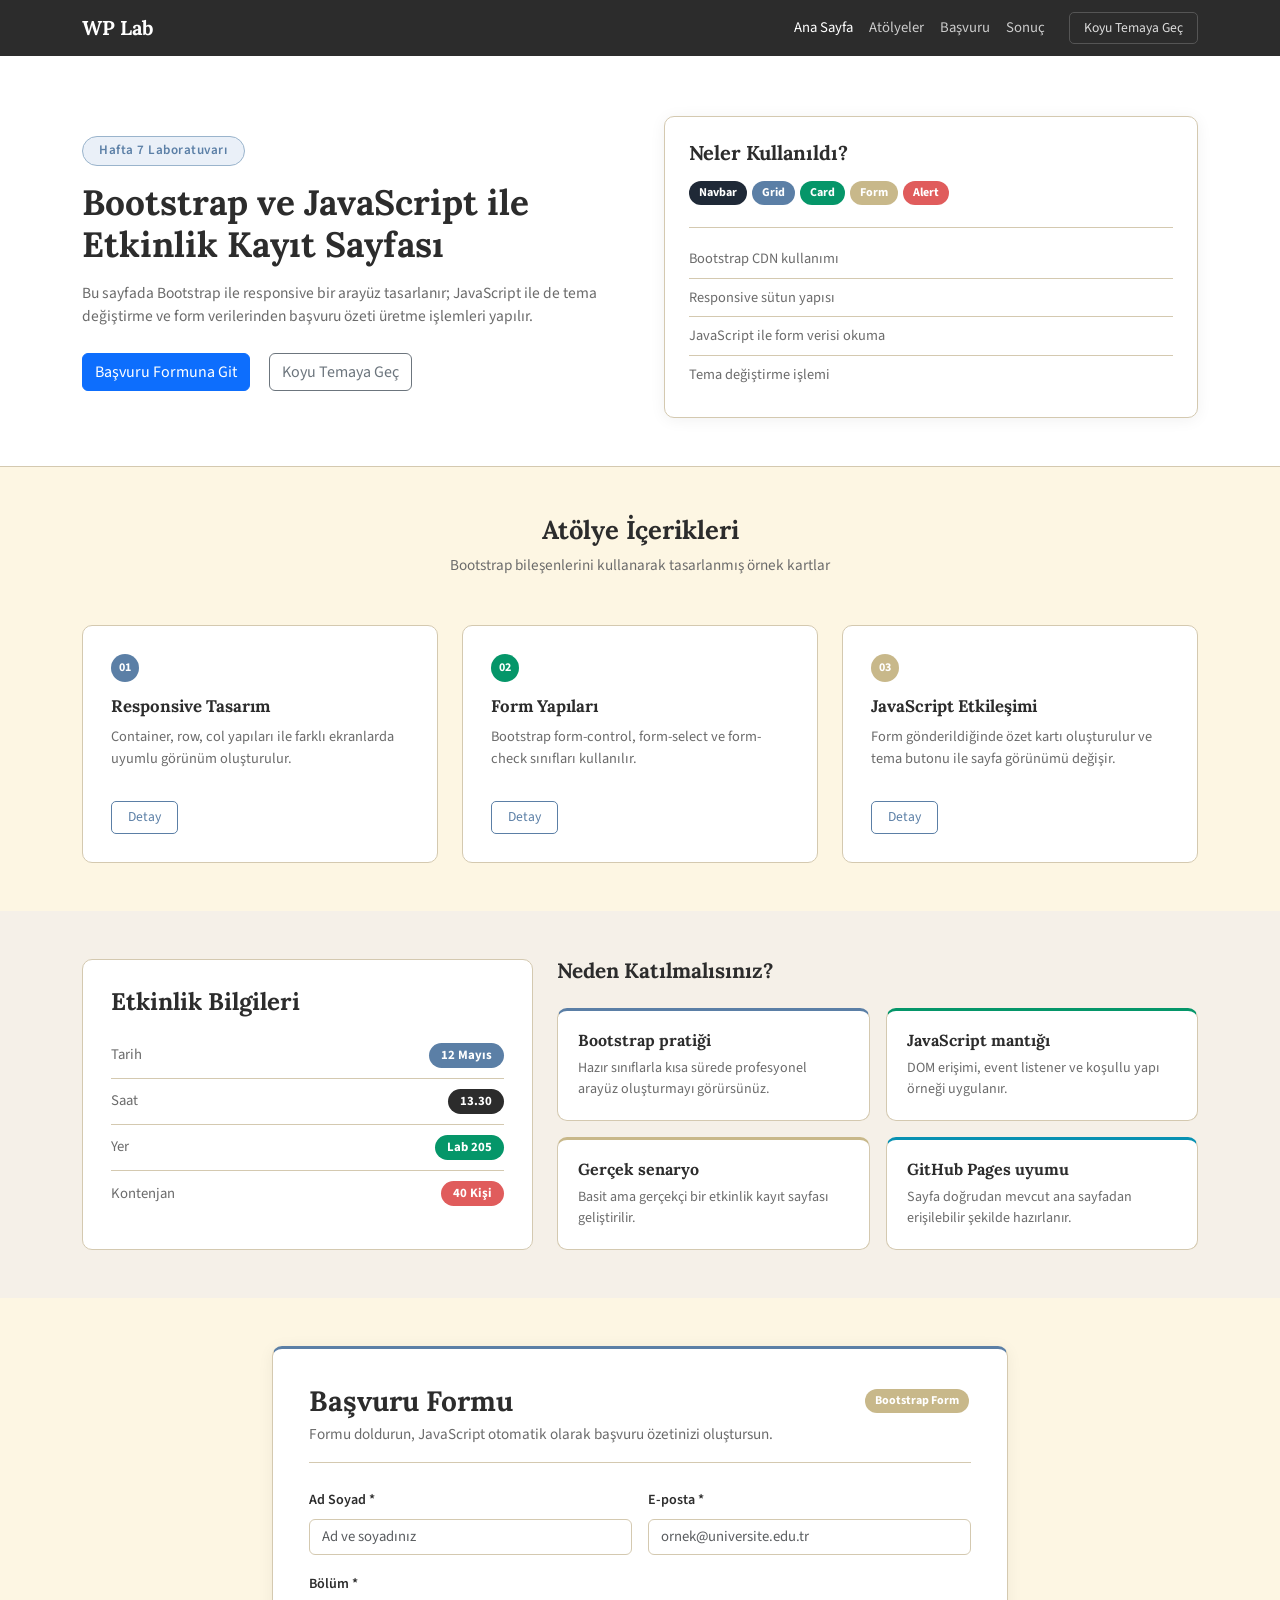
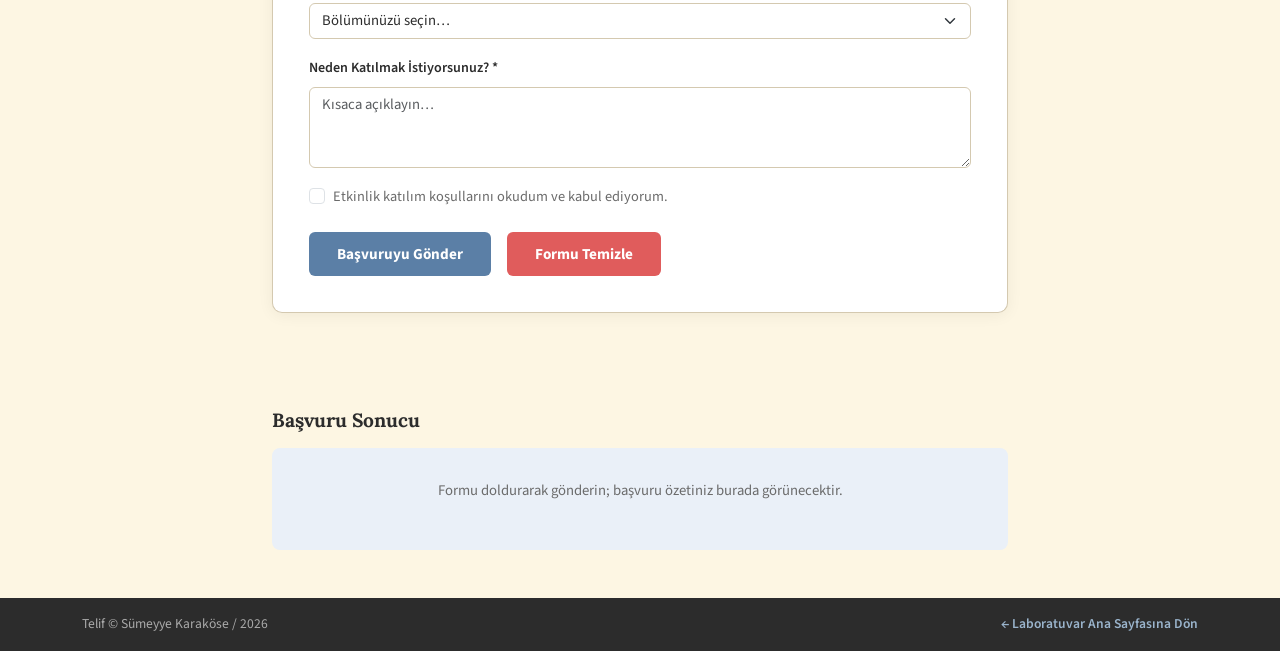
<file: hafta7.html>
<!DOCTYPE html>
<html lang="tr">
<head>
  <meta charset="UTF-8">
  <meta name="viewport" content="width=device-width, initial-scale=1.0">
  <title>Hafta 7 – Bootstrap & JavaScript | WP Lab</title>
  <!-- Bootstrap CDN -->
  <link rel="stylesheet" href="https://cdn.jsdelivr.net/npm/bootstrap@5.3.3/dist/css/bootstrap.min.css">
  <!-- Özel CSS -->
  <link rel="stylesheet" href="styles/hafta7.css">
</head>
<body>

  <!-- ── NAVBAR ─────────────────────────────────────────────────── -->
  <nav class="navbar navbar-expand-lg sticky-top">
    <div class="container">
      <a class="navbar-brand" href="index.html">WP Lab</a>
      <button class="navbar-toggler border-secondary" type="button" data-bs-toggle="collapse" data-bs-target="#navMenu">
        <span class="navbar-toggler-icon"></span>
      </button>
      <div class="collapse navbar-collapse" id="navMenu">
        <ul class="navbar-nav ms-auto me-3">
          <li class="nav-item"><a class="nav-link active" href="index.html">Ana Sayfa</a></li>
          <li class="nav-item"><a class="nav-link" href="#atolye">Atölyeler</a></li>
          <li class="nav-item"><a class="nav-link" href="#basvuru">Başvuru</a></li>
          <li class="nav-item"><a class="nav-link" href="#sonuc">Sonuç</a></li>
        </ul>
        <button id="themeToggleBtn">Koyu Temaya Geç</button>
      </div>
    </div>
  </nav>

  <!-- ── HERO ───────────────────────────────────────────────────── -->
  <section class="hero-section">
    <div class="container">
      <div class="row align-items-center g-5">
        <!-- Sol: Açıklama -->
        <div class="col-lg-6">
          <div class="hero-badge">Hafta 7 Laboratuvarı</div>
          <h1 class="mb-3">Bootstrap ve JavaScript ile<br>Etkinlik Kayıt Sayfası</h1>
          <p class="mb-4">Bu sayfada Bootstrap ile responsive bir arayüz tasarlanır; JavaScript ile de tema değiştirme ve form verilerinden başvuru özeti üretme işlemleri yapılır.</p>
          <a href="#basvuru" class="btn btn-primary me-3 mb-2">Başvuru Formuna Git</a>
          <button id="themeToggleBtnHero" class="btn btn-outline-secondary mb-2" onclick="document.getElementById('themeToggleBtn').click(); this.textContent = document.getElementById('themeToggleBtn').textContent;">Koyu Temaya Geç</button>
        </div>
        <!-- Sağ: Bilgi kartı -->
        <div class="col-lg-6">
          <div class="hero-info-card">
            <h5>Neler Kullanıldı?</h5>
            <div class="mb-3">
              <span class="tag-badge tag-navbar">Navbar</span>
              <span class="tag-badge tag-grid">Grid</span>
              <span class="tag-badge tag-card">Card</span>
              <span class="tag-badge tag-form">Form</span>
              <span class="tag-badge tag-alert">Alert</span>
            </div>
            <ul class="hero-info-list">
              <li>Bootstrap CDN kullanımı</li>
              <li>Responsive sütun yapısı</li>
              <li>JavaScript ile form verisi okuma</li>
              <li>Tema değiştirme işlemi</li>
            </ul>
          </div>
        </div>
      </div>
    </div>
  </section>

  <!-- ── ATÖLYE İÇERİKLERİ (3 Card) ─────────────────────────────── -->
  <section class="section-light py-5" id="atolye">
    <div class="container">
      <div class="text-center mb-5">
        <h2 class="section-title">Atölye İçerikleri</h2>
        <p class="section-subtitle">Bootstrap bileşenlerini kullanarak tasarlanmış örnek kartlar</p>
      </div>
      <div class="row g-4">
        <!-- Card 1 -->
        <div class="col-md-4">
          <div class="lab-card">
            <span class="card-number num-blue">01</span>
            <h4>Responsive Tasarım</h4>
            <p>Container, row, col yapıları ile farklı ekranlarda uyumlu görünüm oluşturulur.</p>
            <a href="#" class="btn-outline-custom mt-3">Detay</a>
          </div>
        </div>
        <!-- Card 2 -->
        <div class="col-md-4">
          <div class="lab-card">
            <span class="card-number num-green">02</span>
            <h4>Form Yapıları</h4>
            <p>Bootstrap form-control, form-select ve form-check sınıfları kullanılır.</p>
            <a href="#basvuru" class="btn-outline-custom mt-3">Detay</a>
          </div>
        </div>
        <!-- Card 3 -->
        <div class="col-md-4">
          <div class="lab-card">
            <span class="card-number num-yellow">03</span>
            <h4>JavaScript Etkileşimi</h4>
            <p>Form gönderildiğinde özet kartı oluşturulur ve tema butonu ile sayfa görünümü değişir.</p>
            <a href="#sonuc" class="btn-outline-custom mt-3">Detay</a>
          </div>
        </div>
      </div>
    </div>
  </section>

  <!-- ── ETKİNLİK BİLGİLERİ + NEDEN KATILMALI ────────────────────── -->
  <section class="section-dark-alt py-5">
    <div class="container">
      <div class="row g-4 align-items-stretch">
        <!-- Etkinlik bilgileri -->
        <div class="col-lg-5">
          <div class="event-table-card h-100">
            <h4>Etkinlik Bilgileri</h4>
            <div class="event-row">
              <span class="event-label">Tarih</span>
              <span class="event-badge badge-blue">12 Mayıs</span>
            </div>
            <div class="event-row">
              <span class="event-label">Saat</span>
              <span class="event-badge badge-dark">13.30</span>
            </div>
            <div class="event-row">
              <span class="event-label">Yer</span>
              <span class="event-badge badge-green">Lab 205</span>
            </div>
            <div class="event-row">
              <span class="event-label">Kontenjan</span>
              <span class="event-badge badge-red">40 Kişi</span>
            </div>
          </div>
        </div>
        <!-- Neden katılmalı -->
        <div class="col-lg-7">
          <h4 class="section-title mb-4" style="font-size:1.3rem;">Neden Katılmalısınız?</h4>
          <div class="row g-3">
            <div class="col-6">
              <div class="why-card accent-blue">
                <h6>Bootstrap pratiği</h6>
                <p>Hazır sınıflarla kısa sürede profesyonel arayüz oluşturmayı görürsünüz.</p>
              </div>
            </div>
            <div class="col-6">
              <div class="why-card accent-green">
                <h6>JavaScript mantığı</h6>
                <p>DOM erişimi, event listener ve koşullu yapı örneği uygulanır.</p>
              </div>
            </div>
            <div class="col-6">
              <div class="why-card accent-yellow">
                <h6>Gerçek senaryo</h6>
                <p>Basit ama gerçekçi bir etkinlik kayıt sayfası geliştirilir.</p>
              </div>
            </div>
            <div class="col-6">
              <div class="why-card accent-teal">
                <h6>GitHub Pages uyumu</h6>
                <p>Sayfa doğrudan mevcut ana sayfadan erişilebilir şekilde hazırlanır.</p>
              </div>
            </div>
          </div>
        </div>
      </div>
    </div>
  </section>

  <!-- ── BAŞVURU FORMU ─────────────────────────────────────────────── -->
  <section class="form-section py-5" id="basvuru">
    <div class="container">
      <div class="row justify-content-center">
        <div class="col-lg-8">
          <div class="form-card">
            <div class="d-flex justify-content-between align-items-start mb-4 pb-3" style="border-bottom: 1px solid var(--border);">
              <div>
                <h3>Başvuru Formu</h3>
                <p class="section-subtitle mb-0">Formu doldurun, JavaScript otomatik olarak başvuru özetinizi oluştursun.</p>
              </div>
              <span class="tag-badge tag-form ms-3 mt-1">Bootstrap Form</span>
            </div>

            <form id="applicationForm" novalidate>
              <!-- Ad Soyad & E-posta -->
              <div class="row g-3 mb-3">
                <div class="col-md-6">
                  <label for="fullName" class="form-label">Ad Soyad *</label>
                  <input type="text" class="form-control" id="fullName" placeholder="Ad ve soyadınız">
                </div>
                <div class="col-md-6">
                  <label for="email" class="form-label">E-posta *</label>
                  <input type="email" class="form-control" id="email" placeholder="ornek@universite.edu.tr">
                </div>
              </div>

              <!-- Bölüm -->
              <div class="mb-3">
                <label for="department" class="form-label">Bölüm *</label>
                <select class="form-select" id="department">
                  <option value="">Bölümünüzü seçin…</option>
                  <option>Bilgisayar Mühendisliği</option>
                  <option>Yazılım Mühendisliği</option>
                  <option>Elektrik-Elektronik Mühendisliği</option>
                  <option>Endüstri Mühendisliği</option>
                  <option>Diğer</option>
                </select>
              </div>

              <!-- Neden katılmak istiyorsunuz -->
              <div class="mb-3">
                <label for="whyJoin" class="form-label">Neden Katılmak İstiyorsunuz? *</label>
                <textarea class="form-control" id="whyJoin" rows="3" placeholder="Kısaca açıklayın…"></textarea>
              </div>

              <!-- Koşullar -->
              <div class="mb-4">
                <div class="form-check">
                  <input class="form-check-input" type="checkbox" id="agreeTerms">
                  <label class="form-check-label" for="agreeTerms" style="font-size:0.9rem; color: var(--muted);">
                    Etkinlik katılım koşullarını okudum ve kabul ediyorum.
                  </label>
                </div>
              </div>

              <!-- Butonlar -->
              <div class="d-flex gap-3">
                <button type="submit" class="btn-submit-custom">Başvuruyu Gönder</button>
                <button type="reset" class="btn-reset-custom">Formu Temizle</button>
              </div>
            </form>
          </div>
        </div>
      </div>
    </div>
  </section>

  <!-- ── SONUÇ ALANI ────────────────────────────────────────────────── -->
  <section class="section-light py-5" id="sonuc">
    <div class="container">
      <div class="row justify-content-center">
        <div class="col-lg-8">
          <h4 class="section-title mb-3" style="font-size:1.2rem;">Başvuru Sonucu</h4>
          <div id="resultArea">
            <p class="text-center py-3" style="color: var(--muted); font-size:0.92rem;">Formu doldurarak gönderin; başvuru özetiniz burada görünecektir.</p>
          </div>
        </div>
      </div>
    </div>
  </section>

  <!-- ── FOOTER ────────────────────────────────────────────────────── -->
  <footer class="py-3">
    <div class="container d-flex justify-content-between align-items-center flex-wrap gap-2">
      <span>Telif &copy; Sümeyye Karaköse / 2026</span>
      <a href="lab.html" style="color:#9ab4cc; font-size:0.85rem; text-decoration:none; font-weight:600;">← Laboratuvar Ana Sayfasına Dön</a>
    </div>
  </footer>

  <!-- Bootstrap JS CDN -->
  <script src="https://cdn.jsdelivr.net/npm/bootstrap@5.3.3/dist/js/bootstrap.bundle.min.js"></script>
  <!-- Özel JS -->
  <script src="scripts/hafta7.js"></script>

  <!-- Hero'daki tema butonunu senkronize et -->
  <script>
    const heroBtnSync = document.getElementById('themeToggleBtnHero');
    const mainBtn = document.getElementById('themeToggleBtn');
    heroBtnSync.addEventListener('click', () => {
      setTimeout(() => { heroBtnSync.textContent = mainBtn.textContent; }, 10);
    });
  </script>

</body>
</html>
</file>
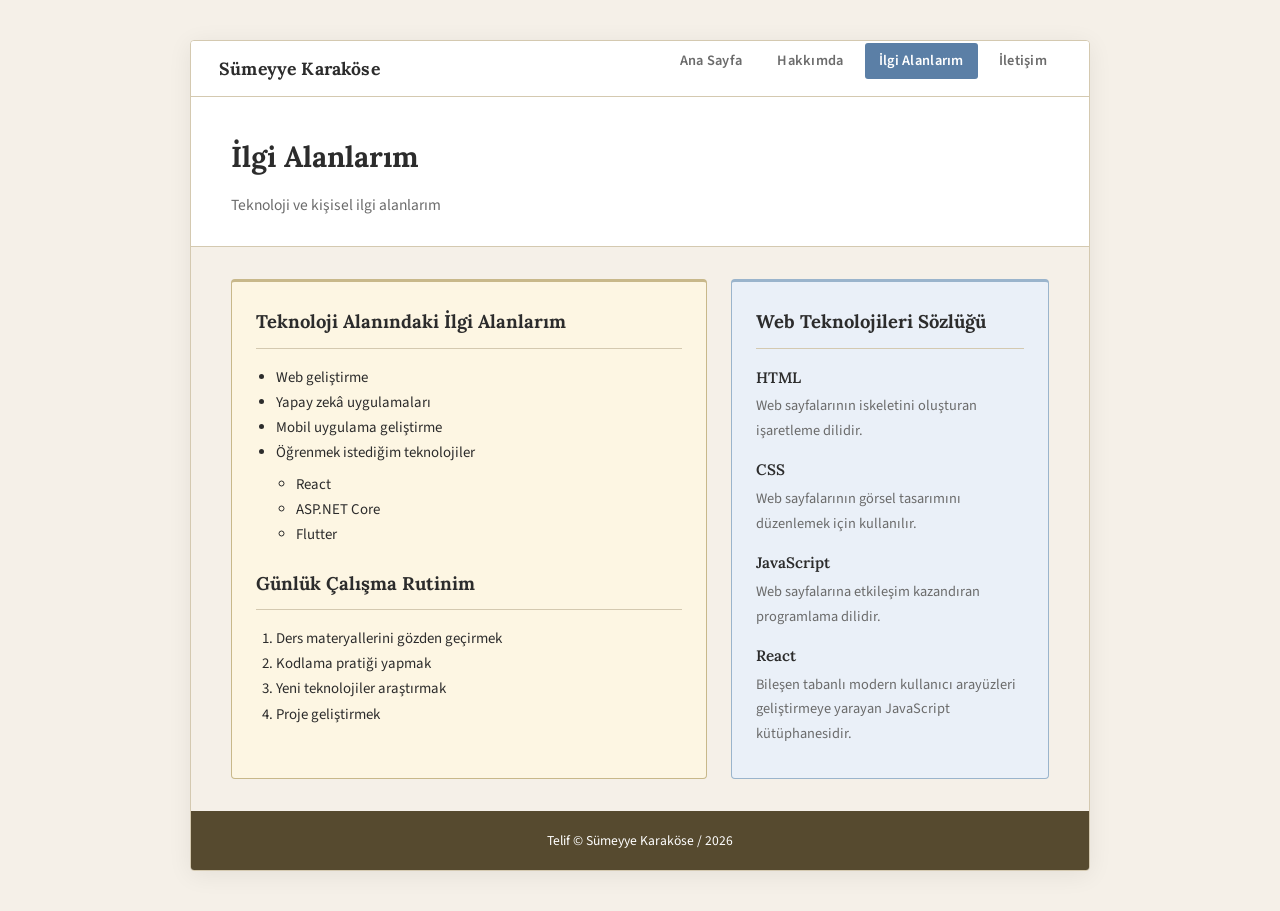
<file: interests.html>
<!DOCTYPE html>
<html lang="tr">
<head>
  <meta charset="UTF-8">
  <meta name="viewport" content="width=device-width, initial-scale=1.0">
  <title>Sümeyye Karaköse | İlgi Alanlarım</title>
  <link rel="stylesheet" href="style.css">
</head>
<body>
<div class="wrapper">

  <nav>
    <span class="nav-brand">Sümeyye Karaköse</span>
    <ul>
      <li><a href="index.html">Ana Sayfa</a></li>
      <li><a href="about.html">Hakkımda</a></li>
      <li><a href="interests.html" class="active">İlgi Alanlarım</a></li>
      <li><a href="contact.html">İletişim</a></li>
    </ul>
  </nav>

  <header>
    <h1>İlgi Alanlarım</h1>
    <p>Teknoloji ve kişisel ilgi alanlarım</p>
  </header>

  <main>
    <div class="content">

      <h2>Teknoloji Alanındaki İlgi Alanlarım</h2>
      <ul>
        <li>Web geliştirme</li>
        <li>Yapay zekâ uygulamaları</li>
        <li>Mobil uygulama geliştirme</li>
        <li>Öğrenmek istediğim teknolojiler
          <ul style="margin-top: 6px;">
            <li>React</li>
            <li>ASP.NET Core</li>
            <li>Flutter</li>
          </ul>
        </li>
      </ul>

      <h2 style="margin-top: 20px;">Günlük Çalışma Rutinim</h2>
      <ol>
        <li>Ders materyallerini gözden geçirmek</li>
        <li>Kodlama pratiği yapmak</li>
        <li>Yeni teknolojiler araştırmak</li>
        <li>Proje geliştirmek</li>
      </ol>

    </div>

    <div class="sidebar">

      <h2>Web Teknolojileri Sözlüğü</h2>

      <h3>HTML</h3>
      <p>Web sayfalarının iskeletini oluşturan işaretleme dilidir.</p>

      <h3>CSS</h3>
      <p>Web sayfalarının görsel tasarımını düzenlemek için kullanılır.</p>

      <h3>JavaScript</h3>
      <p>Web sayfalarına etkileşim kazandıran programlama dilidir.</p>

      <h3>React</h3>
      <p>Bileşen tabanlı modern kullanıcı arayüzleri geliştirmeye yarayan JavaScript kütüphanesidir.</p>

    </div>
  </main>

  <footer>
    Telif &copy; Sümeyye Karaköse / 2026
  </footer>

</div>
</body>
</html>
</file>
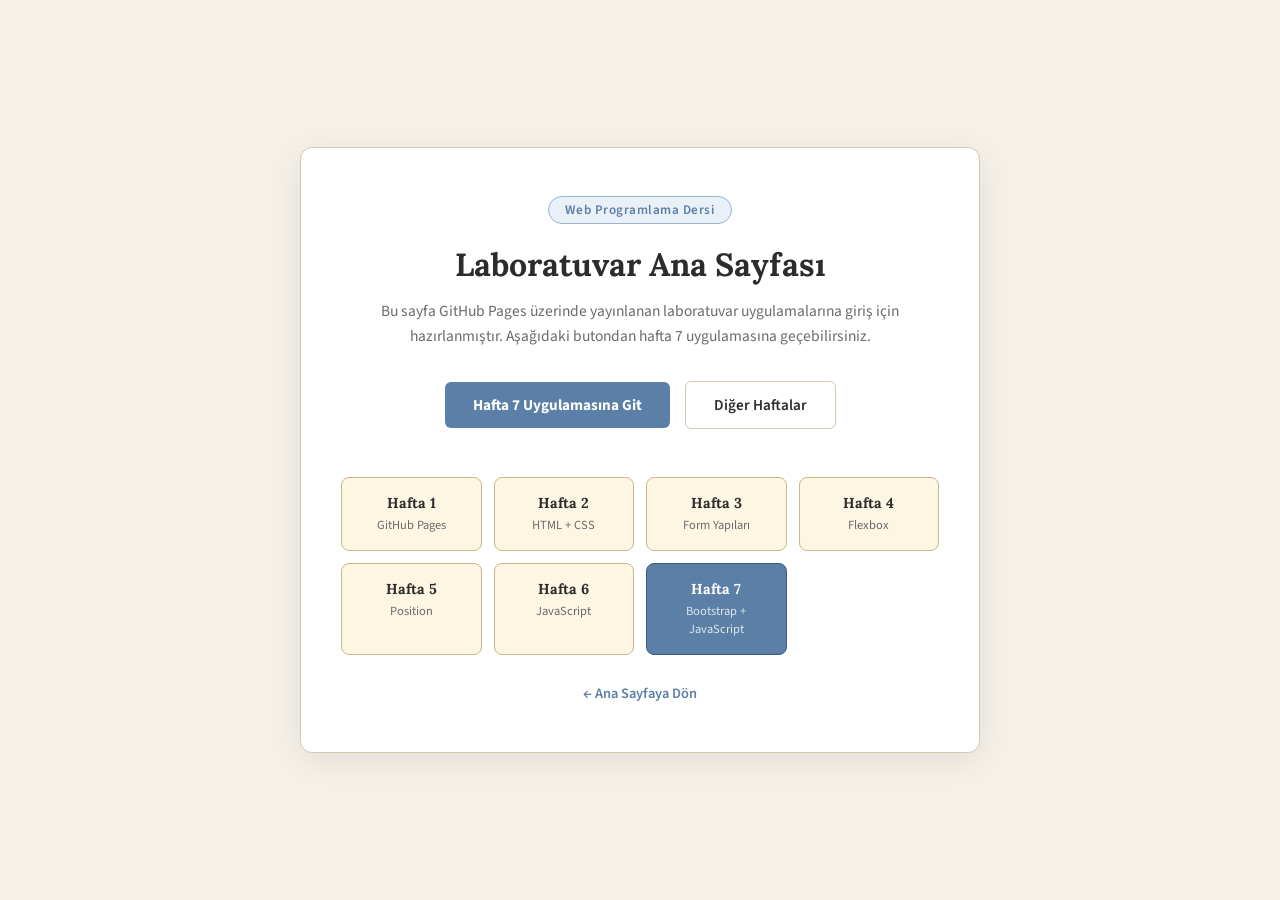
<file: Lab.html>
<!DOCTYPE html>
<html lang="tr">
<head>
  <meta charset="UTF-8">
  <meta name="viewport" content="width=device-width, initial-scale=1.0">
  <title>Laboratuvar Ana Sayfası</title>
  <link rel="preconnect" href="https://fonts.googleapis.com">
  <link href="https://fonts.googleapis.com/css2?family=Lora:wght@400;600;700&family=Source+Sans+3:wght@300;400;600&display=swap" rel="stylesheet">
  <style>
    :root {
      --cream:        #f5f0e8;
      --white:        #ffffff;
      --sand:         #e8dfc8;
      --accent:       #5b7fa6;
      --accent-dk:    #3d5c80;
      --text:         #2c2c2c;
      --muted:        #6b6b6b;
      --border:       #d4c9b0;
      --left-bg:      #fdf6e3;
      --right-bg:     #eaf0f8;
      --left-border:  #c8b88a;
      --right-border: #9ab4cc;
    }

    *, *::before, *::after { box-sizing: border-box; margin: 0; padding: 0; }

    body {
      font-family: 'Source Sans 3', sans-serif;
      background: var(--cream);
      color: var(--text);
      min-height: 100vh;
      display: flex;
      align-items: center;
      justify-content: center;
      padding: 40px 20px;
    }

    .lab-card {
      background: var(--white);
      border: 1px solid var(--border);
      border-radius: 12px;
      box-shadow: 0 8px 32px rgba(0,0,0,0.08);
      max-width: 680px;
      width: 100%;
      padding: 48px 40px;
      text-align: center;
    }

    .badge {
      display: inline-block;
      background: var(--right-bg);
      color: var(--accent);
      border: 1px solid var(--right-border);
      border-radius: 20px;
      padding: 4px 16px;
      font-size: 0.82rem;
      font-weight: 600;
      letter-spacing: 0.04em;
      margin-bottom: 20px;
    }

    h1 {
      font-family: 'Lora', serif;
      font-size: 2rem;
      font-weight: 700;
      color: var(--text);
      margin-bottom: 14px;
    }

    .subtitle {
      color: var(--muted);
      font-size: 0.97rem;
      line-height: 1.6;
      margin-bottom: 32px;
    }

    .btn-primary {
      display: inline-block;
      background: var(--accent);
      color: var(--white);
      font-family: 'Source Sans 3', sans-serif;
      font-size: 0.95rem;
      font-weight: 700;
      padding: 12px 28px;
      border-radius: 6px;
      text-decoration: none;
      border: none;
      cursor: pointer;
      transition: background 0.2s, transform 0.1s;
      margin-right: 12px;
      margin-bottom: 12px;
    }
    .btn-primary:hover { background: var(--accent-dk); }
    .btn-primary:active { transform: scale(0.97); }

    .btn-secondary {
      display: inline-block;
      background: var(--white);
      color: var(--text);
      font-family: 'Source Sans 3', sans-serif;
      font-size: 0.95rem;
      font-weight: 600;
      padding: 12px 28px;
      border-radius: 6px;
      text-decoration: none;
      border: 1px solid var(--border);
      cursor: pointer;
      transition: background 0.2s, transform 0.1s;
      margin-bottom: 12px;
    }
    .btn-secondary:hover { background: var(--cream); }

    .weeks-grid {
      display: grid;
      grid-template-columns: repeat(auto-fill, minmax(130px, 1fr));
      gap: 12px;
      margin-top: 36px;
    }

    .week-card {
      background: var(--left-bg);
      border: 1px solid var(--left-border);
      border-radius: 8px;
      padding: 16px 12px;
      text-decoration: none;
      color: var(--text);
      transition: background 0.2s, border-color 0.2s, transform 0.1s;
    }
    .week-card:hover {
      background: var(--right-bg);
      border-color: var(--right-border);
      transform: translateY(-2px);
    }
    .week-card.active {
      background: var(--accent);
      border-color: var(--accent-dk);
      color: var(--white);
    }
    .week-card .week-label {
      font-family: 'Lora', serif;
      font-weight: 700;
      font-size: 0.9rem;
      margin-bottom: 4px;
    }
    .week-card .week-topic {
      font-size: 0.78rem;
      color: var(--muted);
    }
    .week-card.active .week-topic { color: rgba(255,255,255,0.8); }

    .back-link {
      display: block;
      margin-top: 28px;
      color: var(--accent);
      font-size: 0.9rem;
      font-weight: 600;
      text-decoration: none;
    }
    .back-link:hover { text-decoration: underline; }
  </style>
</head>
<body>
  <div class="lab-card">
    <div class="badge">Web Programlama Dersi</div>
    <h1>Laboratuvar Ana Sayfası</h1>
    <p class="subtitle">Bu sayfa GitHub Pages üzerinde yayınlanan laboratuvar uygulamalarına giriş için hazırlanmıştır. Aşağıdaki butondan hafta 7 uygulamasına geçebilirsiniz.</p>

    <a href="hafta7.html" class="btn-primary">Hafta 7 Uygulamasına Git</a>
    <a href="#haftalik" class="btn-secondary">Diğer Haftalar</a>

    <div class="weeks-grid" id="haftalik">
      <a href="#" class="week-card">
        <div class="week-label">Hafta 1</div>
        <div class="week-topic">GitHub Pages</div>
      </a>
      <a href="#" class="week-card">
        <div class="week-label">Hafta 2</div>
        <div class="week-topic">HTML + CSS</div>
      </a>
      <a href="#" class="week-card">
        <div class="week-label">Hafta 3</div>
        <div class="week-topic">Form Yapıları</div>
      </a>
      <a href="#" class="week-card">
        <div class="week-label">Hafta 4</div>
        <div class="week-topic">Flexbox</div>
      </a>
      <a href="#" class="week-card">
        <div class="week-label">Hafta 5</div>
        <div class="week-topic">Position</div>
      </a>
      <a href="#" class="week-card">
        <div class="week-label">Hafta 6</div>
        <div class="week-topic">JavaScript</div>
      </a>
      <a href="hafta7.html" class="week-card active">
        <div class="week-label">Hafta 7</div>
        <div class="week-topic">Bootstrap + JavaScript</div>
      </a>
    </div>

    <a href="index.html" class="back-link">← Ana Sayfaya Dön</a>
  </div>
</body>
</html>
</file>
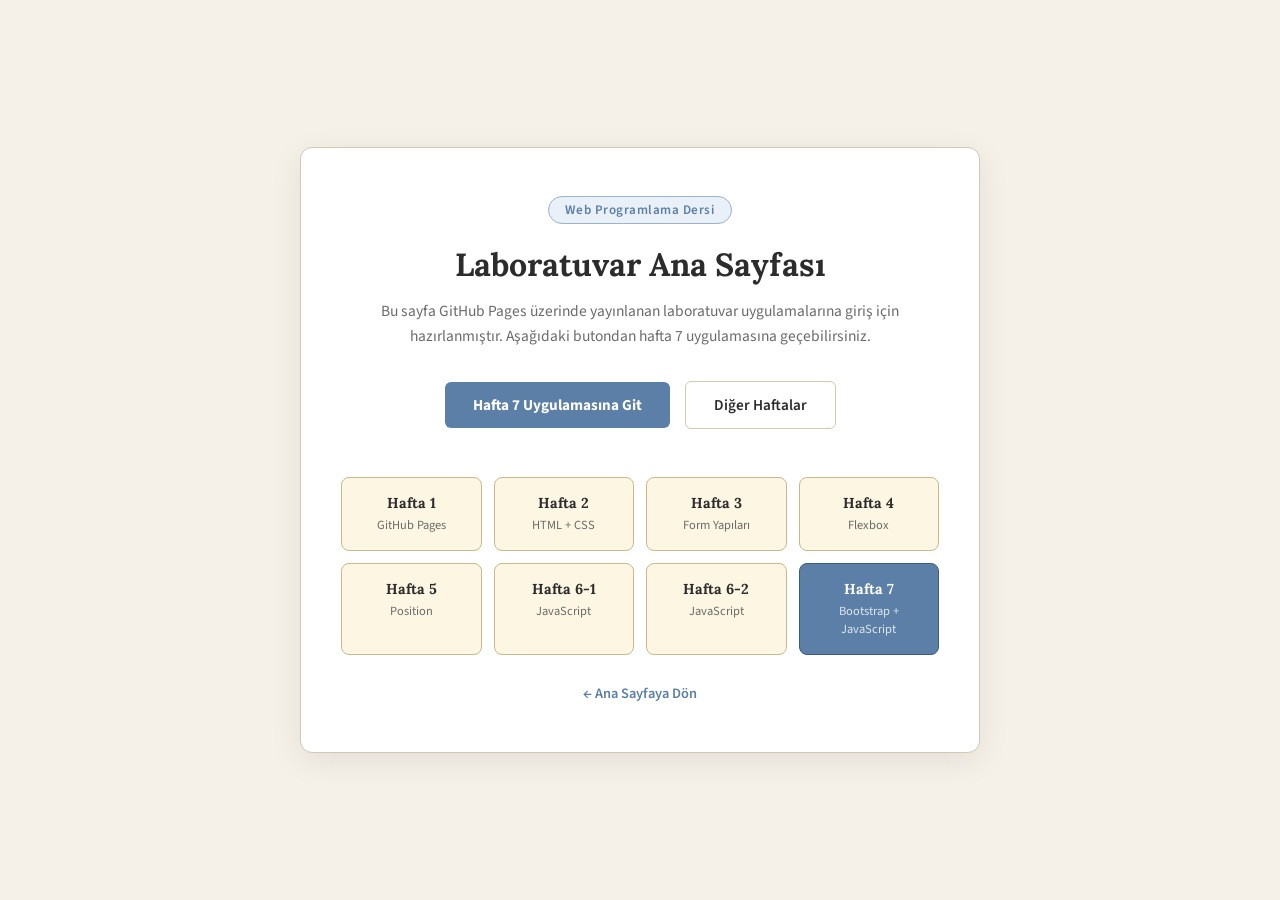
<file: lab.html>
<!DOCTYPE html>
<html lang="tr">
<head>
  <meta charset="UTF-8">
  <meta name="viewport" content="width=device-width, initial-scale=1.0">
  <title>Laboratuvar Ana Sayfası</title>
  <link rel="preconnect" href="https://fonts.googleapis.com">
  <link href="https://fonts.googleapis.com/css2?family=Lora:wght@400;600;700&family=Source+Sans+3:wght@300;400;600&display=swap" rel="stylesheet">
  <style>
    :root {
      --cream:        #f5f0e8;
      --white:        #ffffff;
      --sand:         #e8dfc8;
      --accent:       #5b7fa6;
      --accent-dk:    #3d5c80;
      --text:         #2c2c2c;
      --muted:        #6b6b6b;
      --border:       #d4c9b0;
      --left-bg:      #fdf6e3;
      --right-bg:     #eaf0f8;
      --left-border:  #c8b88a;
      --right-border: #9ab4cc;
    }

    *, *::before, *::after { box-sizing: border-box; margin: 0; padding: 0; }

    body {
      font-family: 'Source Sans 3', sans-serif;
      background: var(--cream);
      color: var(--text);
      min-height: 100vh;
      display: flex;
      align-items: center;
      justify-content: center;
      padding: 40px 20px;
    }

    .lab-card {
      background: var(--white);
      border: 1px solid var(--border);
      border-radius: 12px;
      box-shadow: 0 8px 32px rgba(0,0,0,0.08);
      max-width: 680px;
      width: 100%;
      padding: 48px 40px;
      text-align: center;
    }

    .badge {
      display: inline-block;
      background: var(--right-bg);
      color: var(--accent);
      border: 1px solid var(--right-border);
      border-radius: 20px;
      padding: 4px 16px;
      font-size: 0.82rem;
      font-weight: 600;
      letter-spacing: 0.04em;
      margin-bottom: 20px;
    }

    h1 {
      font-family: 'Lora', serif;
      font-size: 2rem;
      font-weight: 700;
      color: var(--text);
      margin-bottom: 14px;
    }

    .subtitle {
      color: var(--muted);
      font-size: 0.97rem;
      line-height: 1.6;
      margin-bottom: 32px;
    }

    .btn-primary {
      display: inline-block;
      background: var(--accent);
      color: var(--white);
      font-family: 'Source Sans 3', sans-serif;
      font-size: 0.95rem;
      font-weight: 700;
      padding: 12px 28px;
      border-radius: 6px;
      text-decoration: none;
      border: none;
      cursor: pointer;
      transition: background 0.2s, transform 0.1s;
      margin-right: 12px;
      margin-bottom: 12px;
    }
    .btn-primary:hover { background: var(--accent-dk); }
    .btn-primary:active { transform: scale(0.97); }

    .btn-secondary {
      display: inline-block;
      background: var(--white);
      color: var(--text);
      font-family: 'Source Sans 3', sans-serif;
      font-size: 0.95rem;
      font-weight: 600;
      padding: 12px 28px;
      border-radius: 6px;
      text-decoration: none;
      border: 1px solid var(--border);
      cursor: pointer;
      transition: background 0.2s, transform 0.1s;
      margin-bottom: 12px;
    }
    .btn-secondary:hover { background: var(--cream); }

    .weeks-grid {
      display: grid;
      grid-template-columns: repeat(auto-fill, minmax(130px, 1fr));
      gap: 12px;
      margin-top: 36px;
    }

    .week-card {
      background: var(--left-bg);
      border: 1px solid var(--left-border);
      border-radius: 8px;
      padding: 16px 12px;
      text-decoration: none;
      color: var(--text);
      transition: background 0.2s, border-color 0.2s, transform 0.1s;
    }
    .week-card:hover {
      background: var(--right-bg);
      border-color: var(--right-border);
      transform: translateY(-2px);
    }
    .week-card.active {
      background: var(--accent);
      border-color: var(--accent-dk);
      color: var(--white);
    }
    .week-card .week-label {
      font-family: 'Lora', serif;
      font-weight: 700;
      font-size: 0.9rem;
      margin-bottom: 4px;
    }
    .week-card .week-topic {
      font-size: 0.78rem;
      color: var(--muted);
    }
    .week-card.active .week-topic { color: rgba(255,255,255,0.8); }

    .back-link {
      display: block;
      margin-top: 28px;
      color: var(--accent);
      font-size: 0.9rem;
      font-weight: 600;
      text-decoration: none;
    }
    .back-link:hover { text-decoration: underline; }
  </style>
</head>
<body>
  <div class="lab-card">
    <div class="badge">Web Programlama Dersi</div>
    <h1>Laboratuvar Ana Sayfası</h1>
    <p class="subtitle">Bu sayfa GitHub Pages üzerinde yayınlanan laboratuvar uygulamalarına giriş için hazırlanmıştır. Aşağıdaki butondan hafta 7 uygulamasına geçebilirsiniz.</p>

    <a href="hafta7.html" class="btn-primary">Hafta 7 Uygulamasına Git</a>
    <a href="#haftalik" class="btn-secondary">Diğer Haftalar</a>

    <div class="weeks-grid" id="haftalik">
      <a href="index.html" class="week-card">
        <div class="week-label">Hafta 1</div>
        <div class="week-topic">GitHub Pages</div>
      </a>
      <a href="index.html" class="week-card">
        <div class="week-label">Hafta 2</div>
        <div class="week-topic">HTML + CSS</div>
      </a>
      <a href="contact.html" class="week-card">
        <div class="week-label">Hafta 3</div>
        <div class="week-topic">Form Yapıları</div>
      </a>
      <a href="flexbox.html" class="week-card">
        <div class="week-label">Hafta 4</div>
        <div class="week-topic">Flexbox</div>
      </a>
      <a href="hafta5.html" class="week-card">
        <div class="week-label">Hafta 5</div>
        <div class="week-topic">Position</div>
      </a>
      <a href="hafta6-1.html" class="week-card">
        <div class="week-label">Hafta 6-1</div>
        <div class="week-topic">JavaScript</div>
      </a>
      <a href="hafta6-2.html" class="week-card">
        <div class="week-label">Hafta 6-2</div>
        <div class="week-topic">JavaScript</div>
      </a>
      <a href="hafta7.html" class="week-card active">
        <div class="week-label">Hafta 7</div>
        <div class="week-topic">Bootstrap + JavaScript</div>
      </a>
    </div>

    <a href="index.html" class="back-link">← Ana Sayfaya Dön</a>
  </div>
</body>
</html>
</file>
<file: style.css>
/* ════════════════════════════════════════════════════════════════
   style.css  –  Sümeyye Karaköse | Kişisel Tanıtım Sayfası
   ════════════════════════════════════════════════════════════════ */

@import url('https://fonts.googleapis.com/css2?family=Lora:wght@400;600;700&family=Source+Sans+3:wght@300;400;600&display=swap');

:root {
  --cream:        #f5f0e8;
  --white:        #ffffff;
  --sand:         #e8dfc8;
  --accent:       #5b7fa6;
  --accent-dk:    #3d5c80;
  --text:         #2c2c2c;
  --muted:        #6b6b6b;
  --border:       #d4c9b0;
  --left-bg:      #fdf6e3;
  --right-bg:     #eaf0f8;
  --left-border:  #c8b88a;
  --right-border: #9ab4cc;
  --footer-bg:    #564a2f;
}

*, *::before, *::after {
  box-sizing: border-box;
  margin: 0;
  padding: 0;
}

body {
  font-family: 'Source Sans 3', sans-serif;
  background-color: var(--cream);
  color: var(--text);
  font-size: 16px;
  line-height: 1.7;
}

h1, h2, p {
  font-weight: 400;
}

.wrapper {
  max-width: 900px;
  margin: 40px auto;
  background: var(--white);
  border: 1px solid var(--border);
  border-radius: 4px;
  box-shadow: 0 4px 24px rgba(0,0,0,0.07);
  overflow: hidden;
}

/* ── NAV ── */
nav {
  background: var(--white);
  border-bottom: 1px solid var(--border);
  padding: 0 28px;
  display: flex;
  align-items: center;
  justify-content: space-between;
  height: 56px;
}

.nav-brand {
  font-family: 'Lora', serif;
  font-size: 1.1rem;
  font-weight: 700;
  color: var(--text);
  letter-spacing: 0.01em;
}

nav ul {
  list-style: none;
}

nav ul li {
  display: inline-block;
  margin-left: 4px;
}

nav a {
  display: inline-block;
  text-decoration: none;
  color: var(--muted);
  font-size: 0.9rem;
  font-weight: 600;
  padding: 6px 14px;
  border-radius: 3px;
  letter-spacing: 0.02em;
  transition: color 0.2s, background-color 0.2s;
}

nav a:hover {
  color: var(--accent);
  background-color: var(--right-bg);
}

nav a.active {
  background-color: var(--accent);
  color: var(--white);
}

/* ── HEADER ── */
header {
  padding: 36px 40px 28px;
  border-bottom: 1px solid var(--border);
  background: var(--white);
}

header h1 {
  font-family: 'Lora', serif;
  font-size: 1.8rem;
  font-weight: 700;
  color: var(--text);
  margin-bottom: 10px;
}

header p {
  font-size: 0.97rem;
  color: var(--muted);
}

/* ── MAIN (two-column) ── */
main {
  padding: 32px 40px;
  display: flex;
  gap: 24px;
  background: var(--cream);
}

.content {
  width: 60%;
  background: var(--left-bg);
  border: 1px solid var(--left-border);
  border-top: 3px solid var(--left-border);
  padding: 24px;
  border-radius: 4px;
}

.sidebar {
  width: 40%;
  background: var(--right-bg);
  border: 1px solid var(--right-border);
  border-top: 3px solid var(--right-border);
  padding: 24px;
  border-radius: 4px;
}

.content h2, .sidebar h2 {
  font-family: 'Lora', serif;
  font-size: 1.15rem;
  font-weight: 700;
  margin-bottom: 16px;
  padding-bottom: 10px;
  border-bottom: 1px solid var(--border);
}

.content a, .sidebar a {
  color: var(--accent);
  text-decoration: none;
}

.content a:hover, .sidebar a:hover {
  text-decoration: underline;
}

.sidebar h3 {
  font-family: 'Lora', serif;
  font-size: 0.95rem;
  font-weight: 600;
  margin-top: 14px;
  margin-bottom: 4px;
  color: var(--text);
}

.sidebar p {
  font-size: 0.9rem;
  color: var(--muted);
  margin-bottom: 8px;
}

ul, ol {
  margin-left: 20px;
  margin-bottom: 15px;
  font-size: 0.93rem;
}

/* ── CONTACT FORM ── */
.contact-container {
  width: 600px;
  max-width: calc(100% - 80px);
  margin: 0 auto 40px;
  padding: 32px 36px;
  border: 1px solid var(--border);
  border-top: 3px solid var(--accent);
  border-radius: 6px;
  background-color: var(--white);
  box-shadow: 0 2px 12px rgba(0,0,0,0.06);
}

.contact-container h2 {
  font-family: 'Lora', serif;
  font-size: 1.3rem;
  font-weight: 700;
  text-align: center;
  margin-bottom: 28px;
  color: var(--text);
  padding-bottom: 16px;
  border-bottom: 1px solid var(--border);
}

/* Labels */
.contact-container label {
  display: block;
  font-weight: 600;
  font-size: 0.9rem;
  margin-bottom: 6px;
  margin-top: 18px;
  color: var(--text);
  letter-spacing: 0.01em;
}

/* Inputs, select, textarea */
.contact-container input[type="text"],
.contact-container input[type="email"],
.contact-container input[type="password"],
.contact-container select,
.contact-container textarea {
  width: 100%;
  padding: 10px 14px;
  margin-bottom: 4px;
  border: 1px solid var(--border);
  border-radius: 4px;
  background-color: var(--white);
  color: var(--text);
  font-family: 'Source Sans 3', sans-serif;
  font-size: 0.93rem;
  transition: border-color 0.2s, box-shadow 0.2s;
  box-sizing: border-box;
}

.contact-container input[type="text"]:focus,
.contact-container input[type="email"]:focus,
.contact-container input[type="password"]:focus,
.contact-container select:focus,
.contact-container textarea:focus {
  outline: none;
  border-color: var(--accent);
  box-shadow: 0 0 0 3px rgba(91, 127, 166, 0.15);
}

.contact-container textarea {
  resize: vertical;
  min-height: 110px;
}

/* Radio & Checkbox groups */
.radio-group,
.checkbox-group {
  background-color: var(--cream);
  border: 1px solid var(--border);
  padding: 14px 16px;
  border-radius: 4px;
  margin-bottom: 4px;
  font-size: 0.93rem;
}

.radio-group input[type="radio"],
.checkbox-group input[type="checkbox"] {
  accent-color: var(--accent);
  margin-right: 8px;
  cursor: pointer;
}

.contact-container label.inline-label {
  display: inline;
  font-weight: 400;
  margin-top: 0;
  font-size: 0.93rem;
  color: var(--text);
  cursor: pointer;
}

.radio-group br,
.checkbox-group br {
  line-height: 2.2;
}

/* File input */
.contact-container input[type="file"] {
  margin-bottom: 4px;
  font-size: 0.88rem;
  color: var(--muted);
  cursor: pointer;
}

/* Button group */
.button-group {
  display: flex;
  gap: 14px;
  margin-top: 24px;
}

.btn-submit,
.btn-reset {
  flex: 1;
  padding: 12px 20px;
  border: none;
  border-radius: 5px;
  color: white;
  font-family: 'Source Sans 3', sans-serif;
  font-size: 1rem;
  font-weight: 600;
  letter-spacing: 0.02em;
  cursor: pointer;
  transition: background-color 0.25s, transform 0.1s;
}

.btn-submit {
  background-color: #2563eb;
}

.btn-submit:hover {
  background-color: #1d4ed8;
}

.btn-submit:active {
  transform: scale(0.98);
}

.btn-reset {
  background-color: #e53e3e;
}

.btn-reset:hover {
  background-color: #c53030;
}

.btn-reset:active {
  transform: scale(0.98);
}

/* ── FOOTER ── */
footer {
  background: var(--footer-bg);
  color: #aaa;
  text-align: center;
  padding: 18px 28px;
  font-size: 0.85rem;
}

/* ── HEADER PROFILE LINKS ── */
.header-links {
  display: flex;
  gap: 16px;
  margin-top: 14px;
}

.header-profile-link {
  display: inline-flex;
  align-items: center;
  gap: 7px;
  text-decoration: none;
  color: var(--accent);
  font-size: 0.9rem;
  font-weight: 600;
  padding: 5px 12px;
  border: 1px solid var(--right-border);
  border-radius: 20px;
  background: var(--right-bg);
  transition: background 0.2s, color 0.2s, border-color 0.2s;
}

.header-profile-link:hover {
  background: var(--accent);
  color: var(--white);
  border-color: var(--accent);
}

/* ── FAQ SECTION ── */
.faq-container {
  width: 600px;
  max-width: calc(100% - 80px);
  margin: 0 auto 40px;
  padding: 28px 36px;
  border: 1px solid var(--border);
  border-top: 3px solid var(--left-border);
  border-radius: 6px;
  background-color: var(--left-bg);
}

.faq-container h2 {
  font-family: 'Lora', serif;
  font-size: 1.15rem;
  font-weight: 700;
  color: var(--text);
  margin-bottom: 20px;
  padding-bottom: 12px;
  border-bottom: 1px solid var(--border);
}

.faq-item {
  margin-bottom: 18px;
}

.faq-item:last-child {
  margin-bottom: 0;
}

.faq-item h3 {
  font-family: 'Lora', serif;
  font-size: 0.95rem;
  font-weight: 600;
  color: var(--text);
  margin-bottom: 5px;
}

.faq-item p {
  font-size: 0.92rem;
  color: var(--muted);
}

/* ── SUCCESS MESSAGE ── */
.success-msg {
  background: #d1fae5;
  border: 1px solid #6ee7b7;
  color: #065f46;
  padding: 12px 16px;
  border-radius: 5px;
  font-size: 0.93rem;
  font-weight: 600;
  margin-bottom: 12px;
}

/* ── FOOTER WITH BACK BUTTON ── */
footer {
  background: var(--footer-bg);
  color: #ffffff;
  padding: 18px 28px;
  font-size: 0.85rem;
}

.footer-inner {
  display: flex;
  align-items: center;
  justify-content: space-between;
}

.btn-back {
  display: inline-block;
  text-decoration: none;
  color: #ccc;
  font-size: 0.85rem;
  font-weight: 600;
  padding: 6px 14px;
  border: 1px solid #555;
  border-radius: 4px;
  transition: background 0.2s, color 0.2s;
}

.btn-back:hover {
  background: #444;
  color: var(--white);
}
}
.btn-birim {
  display: inline-block;
  padding: 10px 22px;
  background-color: #5b9a78; /* Mühendislik temasına uygun yeşil tonu */
  color: var(--white);
  font-family: 'Source Sans 3', sans-serif;
  font-size: 0.95rem;
  font-weight: 700;
  letter-spacing: 0.04em;
  text-decoration: none;
  border-radius: 5px;
  border: 2px solid transparent;
  transition: background-color 0.25s, border-color 0.25s, transform 0.1s;
  cursor: pointer;
}

.btn-birim:hover {
  background-color: #4a7e62;
  border-color: #5b9a78;
  text-decoration: none;
}

.btn-birim:active {
  transform: scale(0.97);
}

/* ════════════════════════════════════════════════════════════════
   ★ Hafta 7 butonu
   ════════════════════════════════════════════════════════════════ */
.btn-hafta7 {
  display: inline-block;
  padding: 10px 22px;
  background-color: #5b7fa6;   /* --accent ile aynı */
  color: #ffffff;
  font-family: 'Source Sans 3', sans-serif;
  font-size: 0.95rem;
  font-weight: 700;
  letter-spacing: 0.04em;
  text-decoration: none;
  border-radius: 5px;
  border: 2px solid transparent;
  transition: background-color 0.25s, border-color 0.25s, transform 0.1s;
  cursor: pointer;
}

.btn-hafta7:hover {
  background-color: #3d5c80;   /* --accent-dk */
  border-color: #5b7fa6;
  text-decoration: none;
}

.btn-hafta7:active {
  transform: scale(0.97);
}
</file>
<file: styles/hafta7.css>
/* ════════════════════════════════════════════════════════════════
   hafta7.css  –  Tema renkleri & özel stiller
   ════════════════════════════════════════════════════════════════ */

@import url('https://fonts.googleapis.com/css2?family=Lora:wght@400;600;700&family=Source+Sans+3:wght@300;400;600&display=swap');

/* ── Açık Tema (varsayılan) ── */
:root {
  --cream:        #f5f0e8;
  --white:        #ffffff;
  --accent:       #5b7fa6;
  --accent-dk:    #3d5c80;
  --text:         #2c2c2c;
  --muted:        #6b6b6b;
  --border:       #d4c9b0;
  --left-bg:      #fdf6e3;
  --right-bg:     #eaf0f8;
  --left-border:  #c8b88a;
  --right-border: #9ab4cc;

  --body-bg:      #f5f0e8;
  --card-bg:      #ffffff;
  --card-border:  #d4c9b0;
  --nav-bg:       #2c2c2c;
  --hero-bg:      #ffffff;
  --section-bg:   #fdf6e3;
  --input-bg:     #ffffff;
  --result-bg:    #eaf0f8;
  --summary-bg:   #fdf6e3;
  --summary-border:#c8b88a;
}

/* ── Koyu Tema ── */
[data-theme="dark"] {
  --body-bg:      #1a1a2e;
  --card-bg:      #16213e;
  --card-border:  #0f3460;
  --text:         #e0e0e0;
  --muted:        #a0a0b0;
  --border:       #0f3460;
  --left-bg:      #1e2a45;
  --right-bg:     #162035;
  --left-border:  #2a4a7f;
  --right-border: #3d6fa6;
  --section-bg:   #1a243a;
  --hero-bg:      #16213e;
  --input-bg:     #1e2a45;
  --result-bg:    #1e2a45;
  --summary-bg:   #162035;
  --summary-border:#3d6fa6;
  --cream:        #1a1a2e;
  --white:        #16213e;
}

/* ── Base ── */
body {
  font-family: 'Source Sans 3', sans-serif;
  background-color: var(--body-bg);
  color: var(--text);
  transition: background-color 0.3s, color 0.3s;
}

/* ── Navbar ── */
.navbar { background-color: var(--nav-bg) !important; }
.navbar-brand {
  font-family: 'Lora', serif;
  font-weight: 700;
  color: #fff !important;
}
.nav-link { color: #ccc !important; font-size: 0.92rem; }
.nav-link:hover, .nav-link.active { color: #fff !important; }

/* ── Hero ── */
.hero-section {
  background-color: var(--hero-bg);
  border-bottom: 1px solid var(--border);
  padding: 60px 0 48px;
  transition: background 0.3s;
}

.hero-badge {
  display: inline-block;
  background: var(--right-bg);
  color: var(--accent);
  border: 1px solid var(--right-border);
  border-radius: 20px;
  padding: 4px 16px;
  font-size: 0.82rem;
  font-weight: 600;
  letter-spacing: 0.04em;
  margin-bottom: 16px;
}

.hero-section h1 {
  font-family: 'Lora', serif;
  font-weight: 700;
  font-size: 2.2rem;
  color: var(--text);
}

.hero-section p {
  color: var(--muted);
  font-size: 0.97rem;
}

.hero-info-card {
  background: var(--card-bg);
  border: 1px solid var(--card-border);
  border-radius: 10px;
  padding: 24px;
  box-shadow: 0 2px 16px rgba(0,0,0,0.06);
}

.hero-info-card h5 {
  font-family: 'Lora', serif;
  font-weight: 700;
  color: var(--text);
  margin-bottom: 14px;
}

/* ── What Used badges ── */
.tag-badge {
  display: inline-block;
  font-size: 0.75rem;
  font-weight: 700;
  padding: 3px 10px;
  border-radius: 12px;
  margin: 2px 2px 6px 0;
}
.tag-navbar  { background: #1f2937; color: #fff; }
.tag-grid    { background: var(--accent); color: #fff; }
.tag-card    { background: #059669; color: #fff; }
.tag-form    { background: #c8b88a; color: #fff; }
.tag-alert   { background: #e05c5c; color: #fff; }

.hero-info-list {
  list-style: none;
  padding: 0;
  margin: 0;
  border-top: 1px solid var(--border);
  padding-top: 12px;
}
.hero-info-list li {
  padding: 8px 0;
  font-size: 0.9rem;
  color: var(--muted);
  border-bottom: 1px solid var(--border);
}
.hero-info-list li:last-child { border-bottom: none; }

/* ── Sections ── */
.section-light {
  background: var(--left-bg);
  transition: background 0.3s;
}
.section-dark-alt {
  background: var(--body-bg);
  transition: background 0.3s;
}

.section-title {
  font-family: 'Lora', serif;
  font-weight: 700;
  font-size: 1.6rem;
  color: var(--text);
}
.section-subtitle {
  color: var(--muted);
  font-size: 0.95rem;
}

/* ── Cards ── */
.lab-card {
  background: var(--card-bg);
  border: 1px solid var(--card-border);
  border-radius: 10px;
  padding: 28px;
  height: 100%;
  transition: transform 0.2s, box-shadow 0.2s, background 0.3s;
}
.lab-card:hover {
  transform: translateY(-4px);
  box-shadow: 0 8px 24px rgba(0,0,0,0.1);
}

.card-number {
  display: inline-block;
  width: 28px; height: 28px;
  border-radius: 50%;
  font-size: 0.75rem;
  font-weight: 700;
  line-height: 28px;
  text-align: center;
  margin-bottom: 14px;
}
.num-blue   { background: var(--accent); color: #fff; }
.num-green  { background: #059669; color: #fff; }
.num-yellow { background: #c8b88a; color: #fff; }

.lab-card h4 {
  font-family: 'Lora', serif;
  font-weight: 700;
  font-size: 1.05rem;
  color: var(--text);
  margin-bottom: 10px;
}
.lab-card p { font-size: 0.9rem; color: var(--muted); }

.btn-outline-custom {
  border: 1px solid var(--accent);
  color: var(--accent);
  background: transparent;
  font-size: 0.85rem;
  padding: 5px 16px;
  border-radius: 5px;
  text-decoration: none;
  transition: background 0.2s, color 0.2s;
  display: inline-block;
}
.btn-outline-custom:hover { background: var(--accent); color: #fff; }

/* ── Event Info Table ── */
.event-table-card {
  background: var(--card-bg);
  border: 1px solid var(--card-border);
  border-radius: 10px;
  padding: 28px;
  transition: background 0.3s;
}
.event-table-card h4 {
  font-family: 'Lora', serif;
  font-weight: 700;
  color: var(--text);
  margin-bottom: 16px;
}
.event-row {
  display: flex;
  justify-content: space-between;
  align-items: center;
  padding: 10px 0;
  border-bottom: 1px solid var(--border);
  font-size: 0.92rem;
}
.event-row:last-child { border-bottom: none; }
.event-label { color: var(--muted); }
.event-badge {
  display: inline-block;
  padding: 3px 12px;
  border-radius: 20px;
  font-size: 0.8rem;
  font-weight: 700;
}
.badge-blue   { background: var(--accent); color: #fff; }
.badge-dark   { background: #2c2c2c; color: #fff; }
.badge-green  { background: #059669; color: #fff; }
.badge-red    { background: #e05c5c; color: #fff; }

/* ── Why Join ── */
.why-card {
  background: var(--card-bg);
  border: 1px solid var(--card-border);
  border-radius: 10px;
  padding: 20px;
  height: 100%;
  transition: background 0.3s;
}
.why-card.accent-blue   { border-top: 3px solid var(--accent); }
.why-card.accent-green  { border-top: 3px solid #059669; }
.why-card.accent-yellow { border-top: 3px solid #c8b88a; }
.why-card.accent-teal   { border-top: 3px solid #0891b2; }

.why-card h6 {
  font-family: 'Lora', serif;
  font-weight: 700;
  color: var(--text);
  margin-bottom: 8px;
}
.why-card p { font-size: 0.88rem; color: var(--muted); margin: 0; }

/* ── Form ── */
.form-section {
  background: var(--section-bg);
  transition: background 0.3s;
}

.form-card {
  background: var(--card-bg);
  border: 1px solid var(--card-border);
  border-top: 3px solid var(--accent);
  border-radius: 10px;
  padding: 36px;
  box-shadow: 0 2px 16px rgba(0,0,0,0.06);
  transition: background 0.3s;
}

.form-card h3 {
  font-family: 'Lora', serif;
  font-weight: 700;
  color: var(--text);
  margin-bottom: 4px;
}

.form-label {
  font-weight: 600;
  font-size: 0.88rem;
  color: var(--text);
}

.form-control, .form-select {
  background-color: var(--input-bg) !important;
  color: var(--text) !important;
  border-color: var(--border) !important;
  font-family: 'Source Sans 3', sans-serif;
  font-size: 0.92rem;
  transition: background 0.3s, border-color 0.2s;
}

.form-control:focus, .form-select:focus {
  border-color: var(--accent) !important;
  box-shadow: 0 0 0 3px rgba(91,127,166,0.15) !important;
}

.btn-submit-custom {
  background-color: var(--accent);
  color: #fff;
  border: none;
  font-family: 'Source Sans 3', sans-serif;
  font-weight: 700;
  font-size: 0.95rem;
  padding: 11px 28px;
  border-radius: 6px;
  cursor: pointer;
  transition: background 0.2s, transform 0.1s;
}
.btn-submit-custom:hover { background: var(--accent-dk); }
.btn-submit-custom:active { transform: scale(0.97); }

.btn-reset-custom {
  background-color: #e05c5c;
  color: #fff;
  border: none;
  font-family: 'Source Sans 3', sans-serif;
  font-weight: 700;
  font-size: 0.95rem;
  padding: 11px 28px;
  border-radius: 6px;
  cursor: pointer;
  transition: background 0.2s, transform 0.1s;
}
.btn-reset-custom:hover { background: #c03030; }
.btn-reset-custom:active { transform: scale(0.97); }

/* ── Result Area ── */
#resultArea {
  background: var(--result-bg);
  border-radius: 8px;
  padding: 16px;
  min-height: 60px;
  transition: background 0.3s;
}

.summary-card {
  background: var(--summary-bg);
  border: 1px solid var(--summary-border);
  border-radius: 8px;
}
.summary-title {
  font-family: 'Lora', serif;
  font-weight: 700;
  color: var(--text);
  border-bottom: 1px solid var(--border);
  padding-bottom: 8px;
  margin-bottom: 12px !important;
}
.summary-row {
  display: flex;
  justify-content: space-between;
  align-items: flex-start;
  padding: 7px 0;
  border-bottom: 1px solid var(--border);
  font-size: 0.9rem;
}
.summary-row:last-child { border-bottom: none; }
.summary-label { color: var(--muted); min-width: 120px; }
.summary-value { color: var(--text); font-weight: 600; text-align: right; }

/* ── Footer ── */
footer {
  background: #2c2c2c;
  color: #aaa;
  font-size: 0.85rem;
}

/* ── Theme toggle btn ── */
#themeToggleBtn {
  background: transparent;
  border: 1px solid #555;
  color: #ddd;
  font-size: 0.85rem;
  padding: 5px 14px;
  border-radius: 5px;
  cursor: pointer;
  transition: background 0.2s, color 0.2s;
}
#themeToggleBtn:hover { background: #444; color: #fff; }

/* ── Scroll smooth ── */
html { scroll-behavior: smooth; }
</file>
